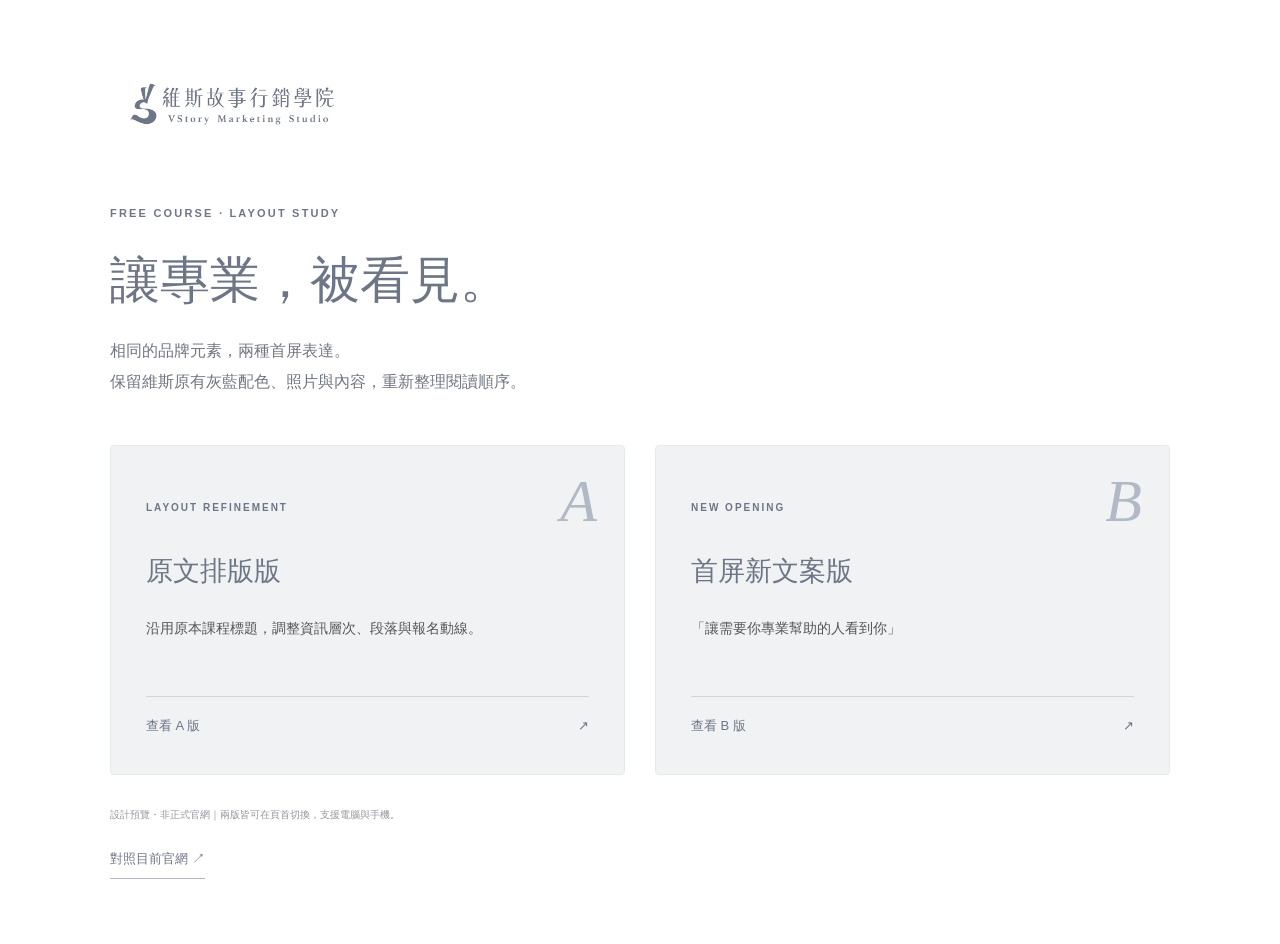
<file: index.html>
<!DOCTYPE html><html lang="zh-Hant"><head><meta charset="utf-8"><meta name="viewport" content="width=device-width,initial-scale=1"><meta name="robots" content="noindex,nofollow"><title>維斯故事｜兩版排版預覽</title><link rel="stylesheet" href="styles.css"></head><body><main class="comparison wrap"><img class="compare-logo" src="assets/logo.png" alt="維斯故事行銷學院" width="260"><p class="eyebrow">FREE COURSE · LAYOUT STUDY</p><h1>讓專業，被看見。</h1><p class="section-intro">相同的品牌元素，兩種首屏表達。<br>保留維斯原有灰藍配色、照片與內容，重新整理閱讀順序。</p><div class="compare-grid"><a class="compare-card" href="version-a/"><span class="compare-letter">A</span><span class="eyebrow">LAYOUT REFINEMENT</span><h2>原文排版版</h2><p>沿用原本課程標題，調整資訊層次、段落與報名動線。</p><strong>查看 A 版 <span>↗</span></strong></a><a class="compare-card" href="version-b/"><span class="compare-letter">B</span><span class="eyebrow">NEW OPENING</span><h2>首屏新文案版</h2><p>「讓需要你專業幫助的人看到你」</p><strong>查看 B 版 <span>↗</span></strong></a></div><p class="preview-note">設計預覽・非正式官網｜兩版皆可在頁首切換，支援電腦與手機。</p><a class="text-link" href="https://vstorybranding.com/free-course/" target="_blank" rel="noopener noreferrer">對照目前官網 ↗</a></main></body></html>
</file>
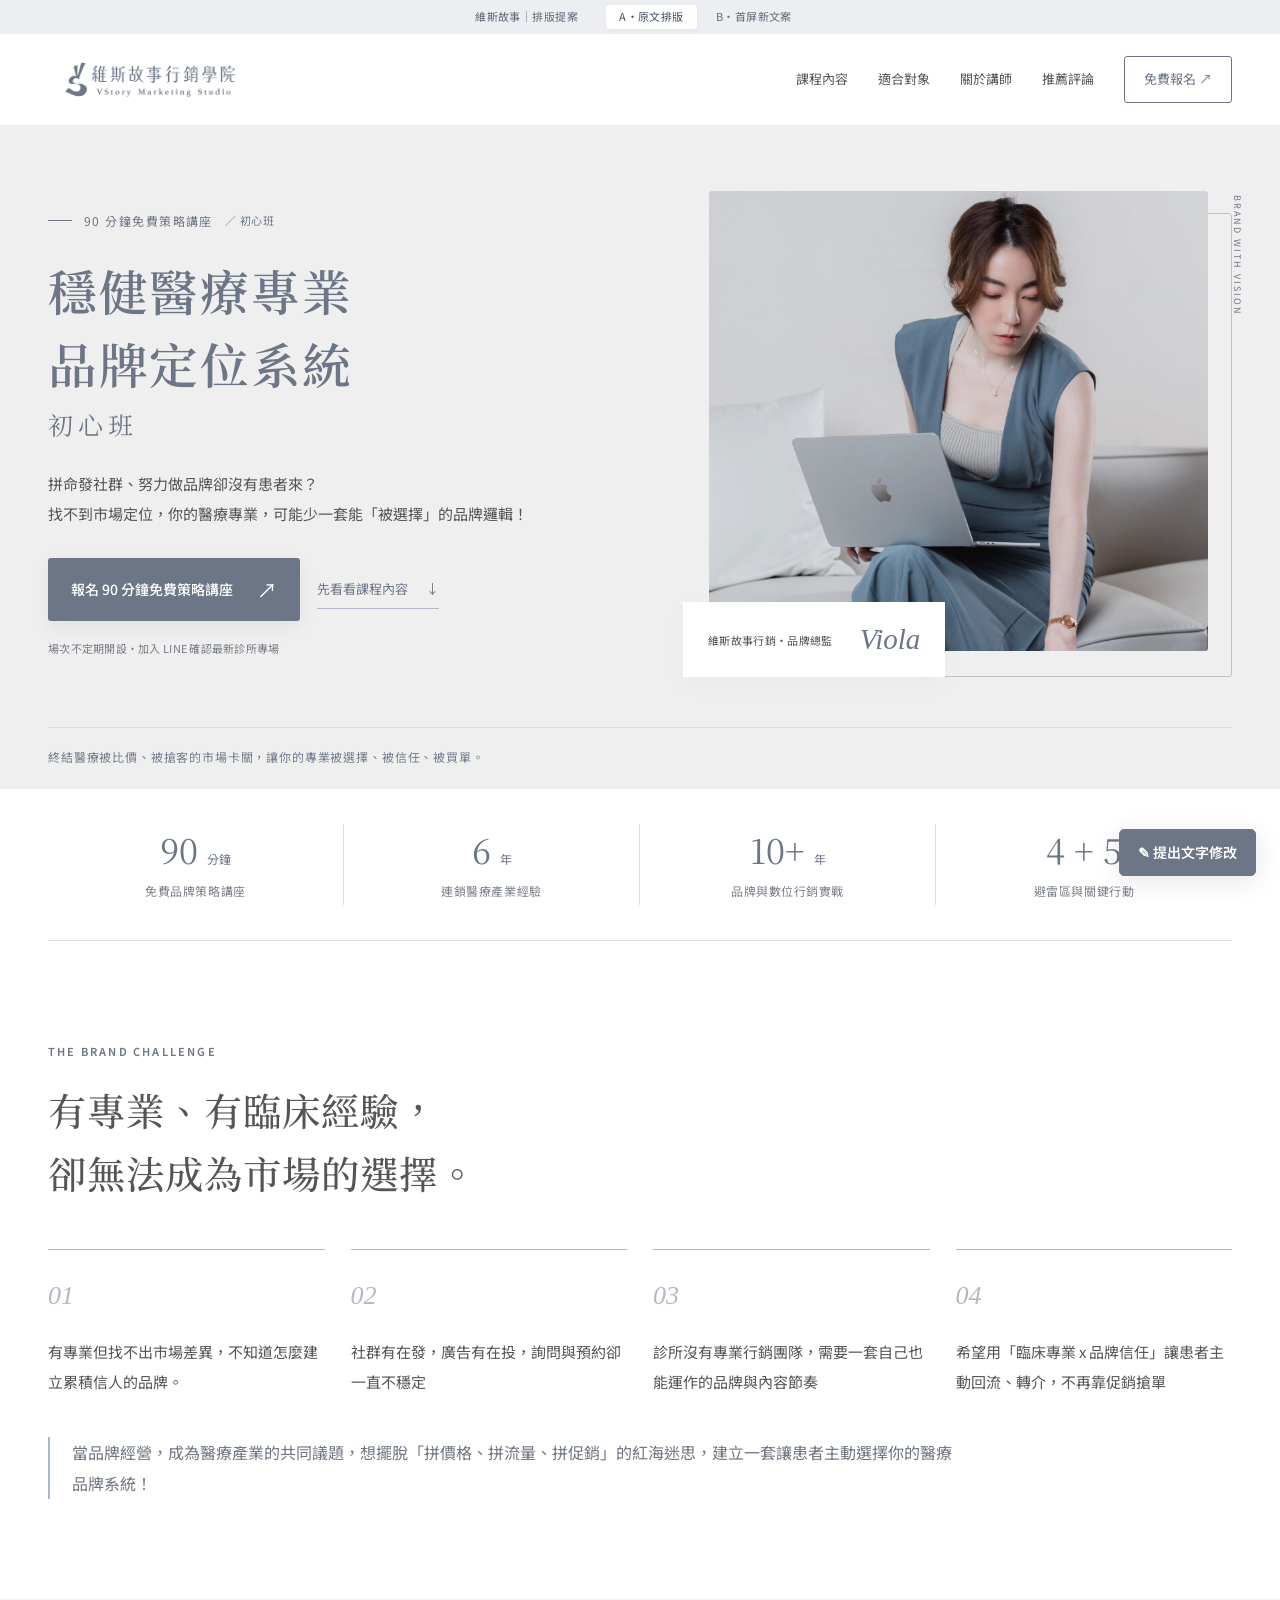
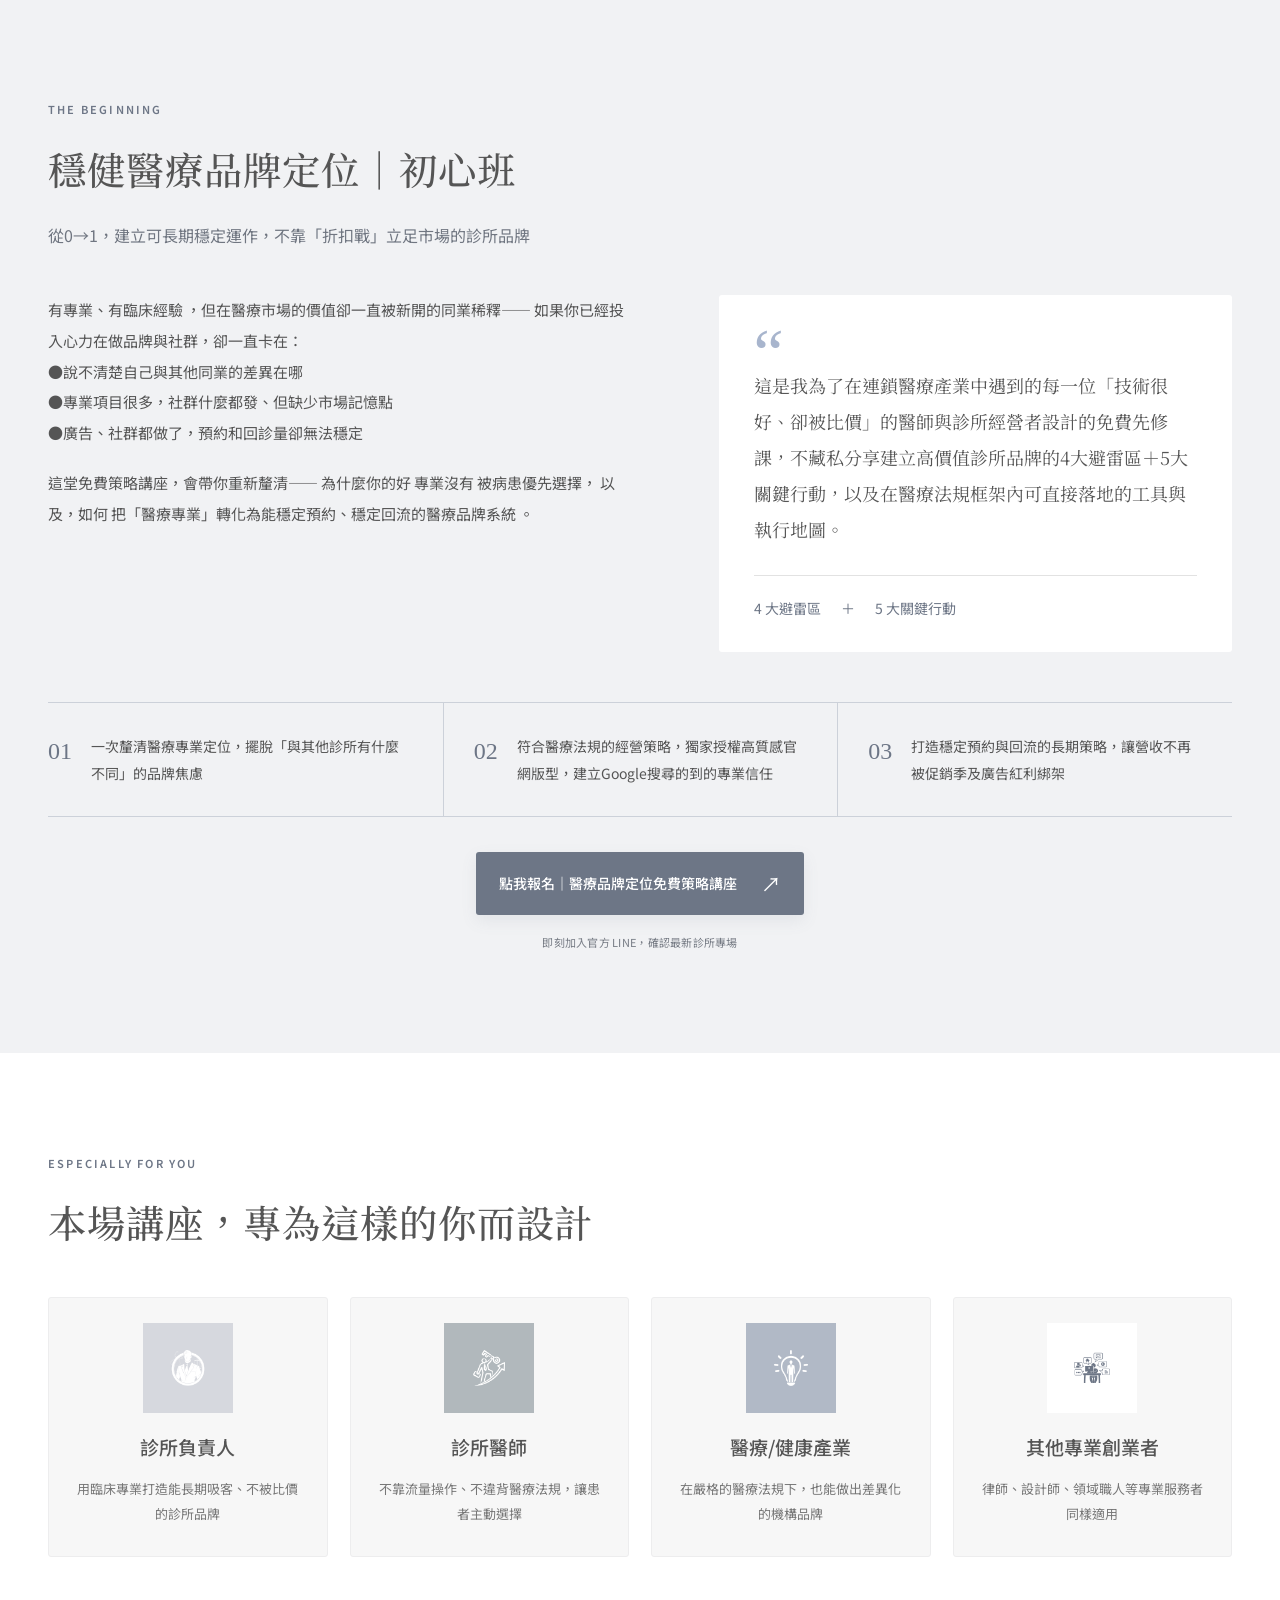
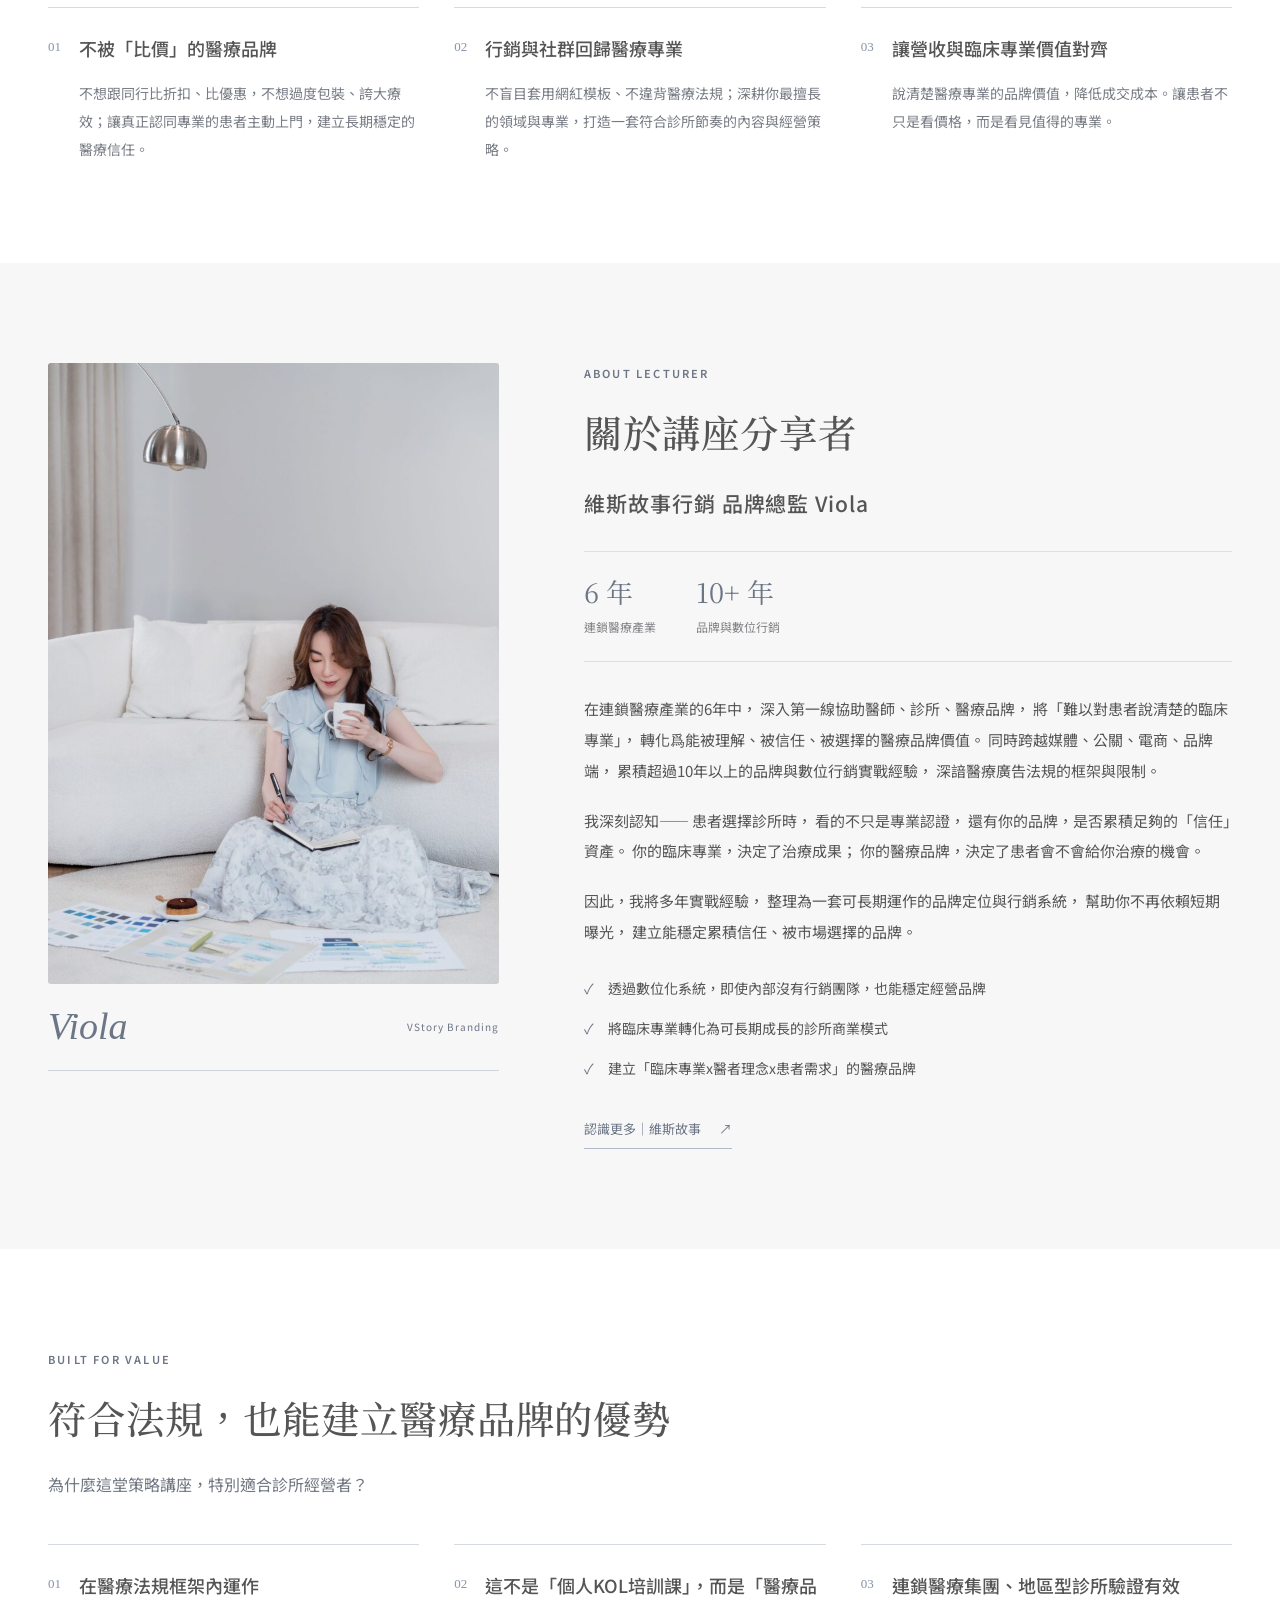
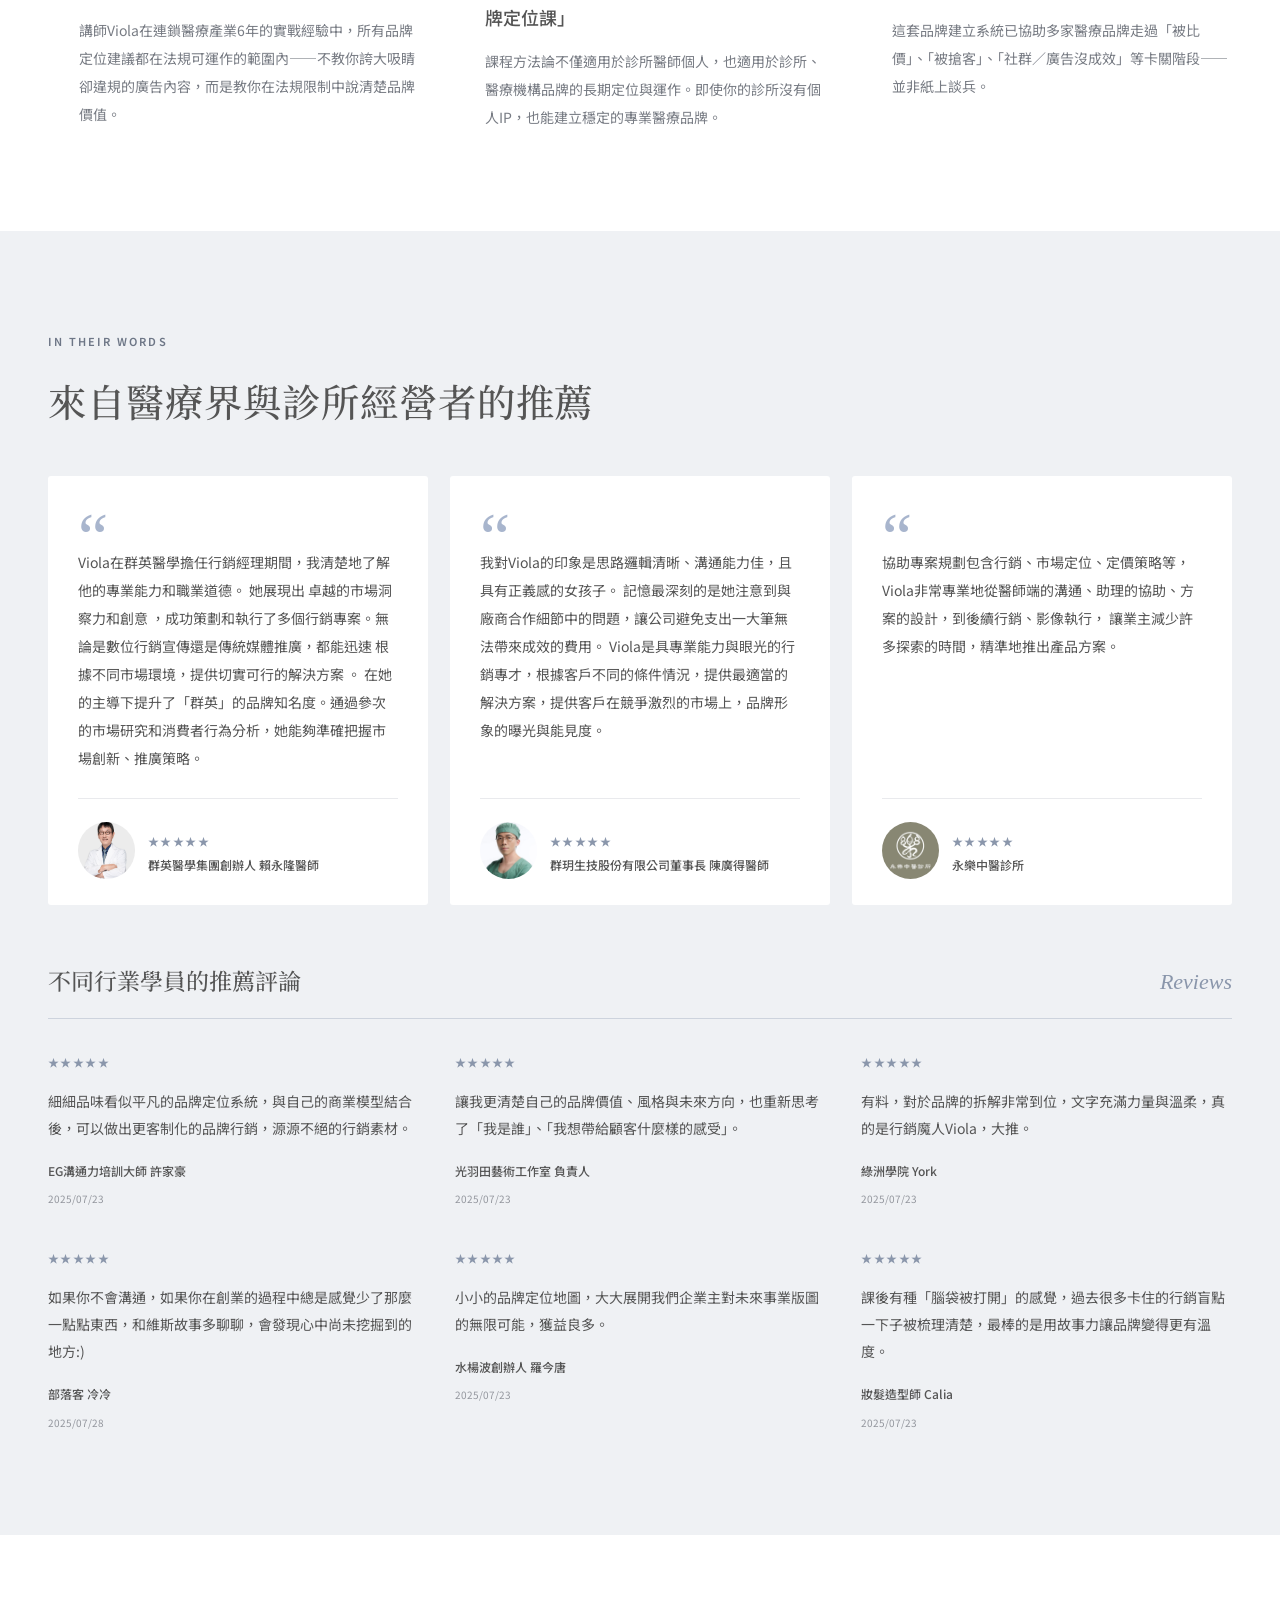
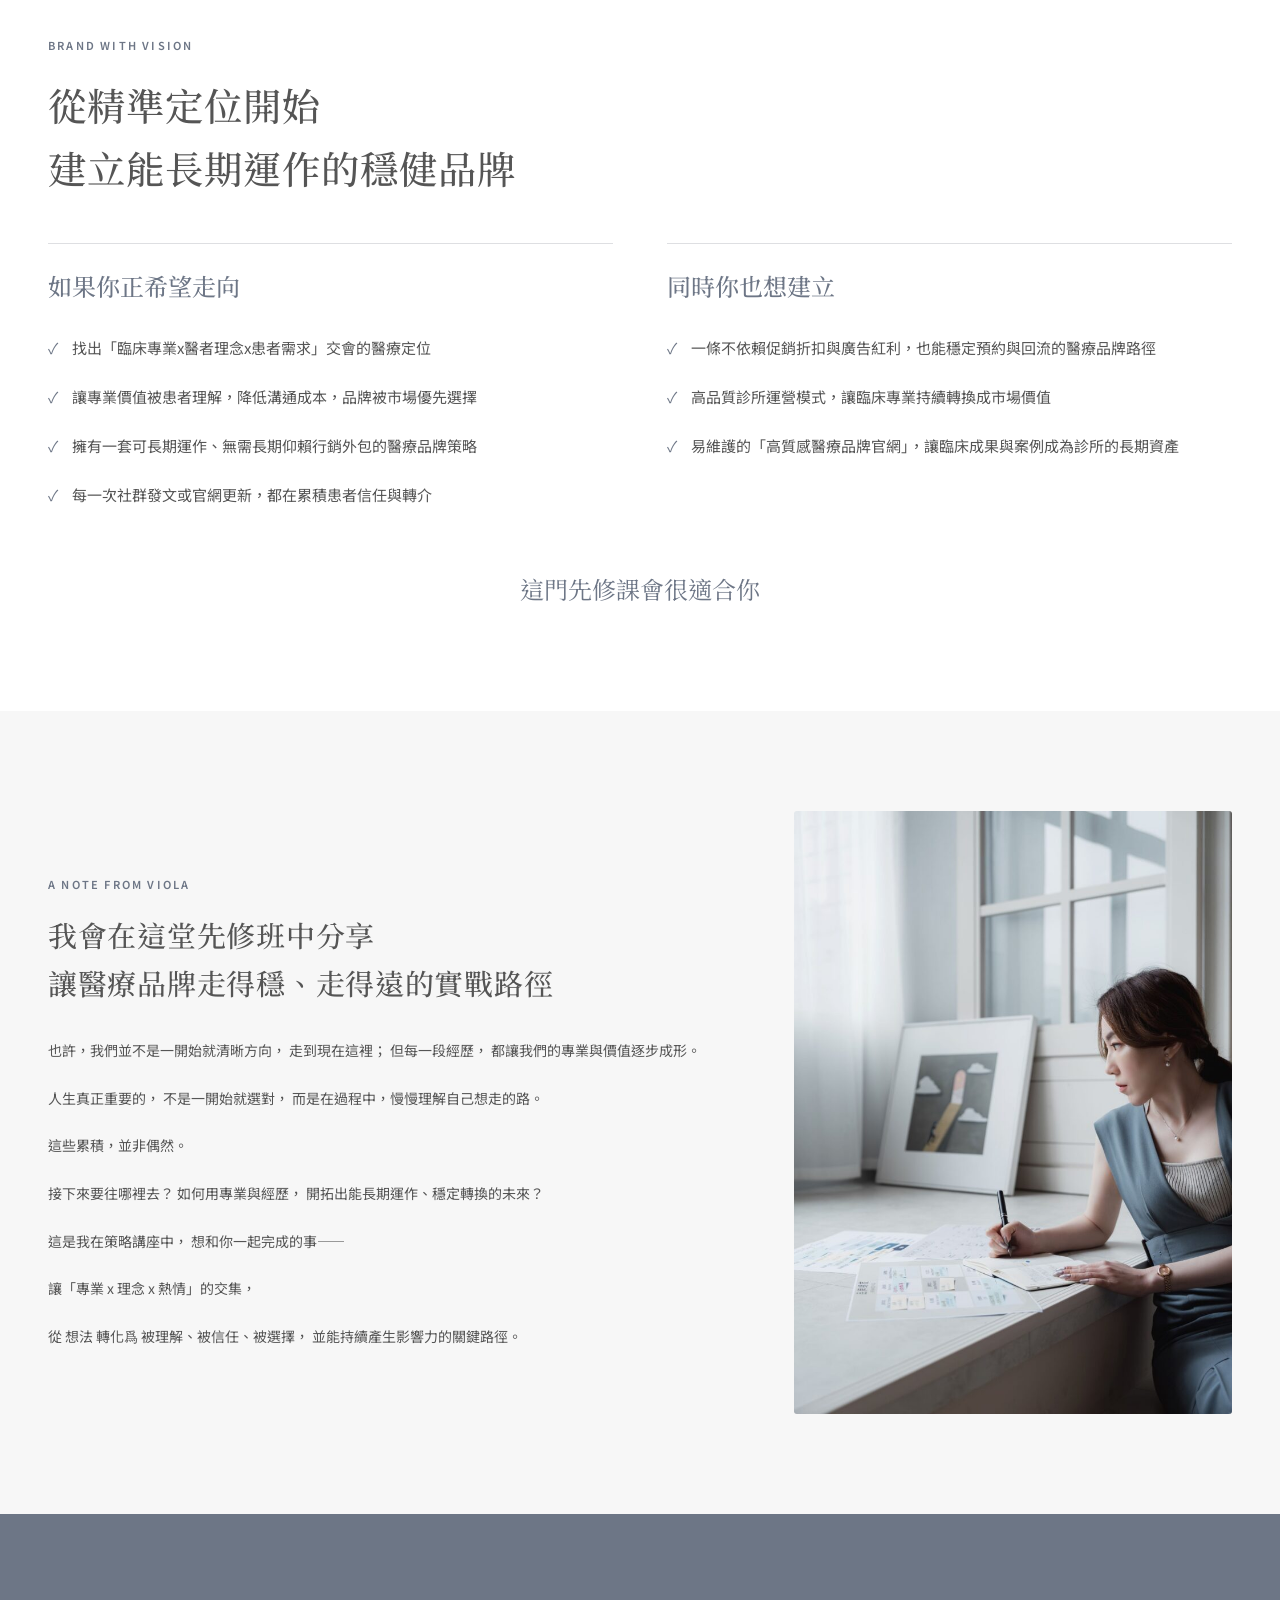
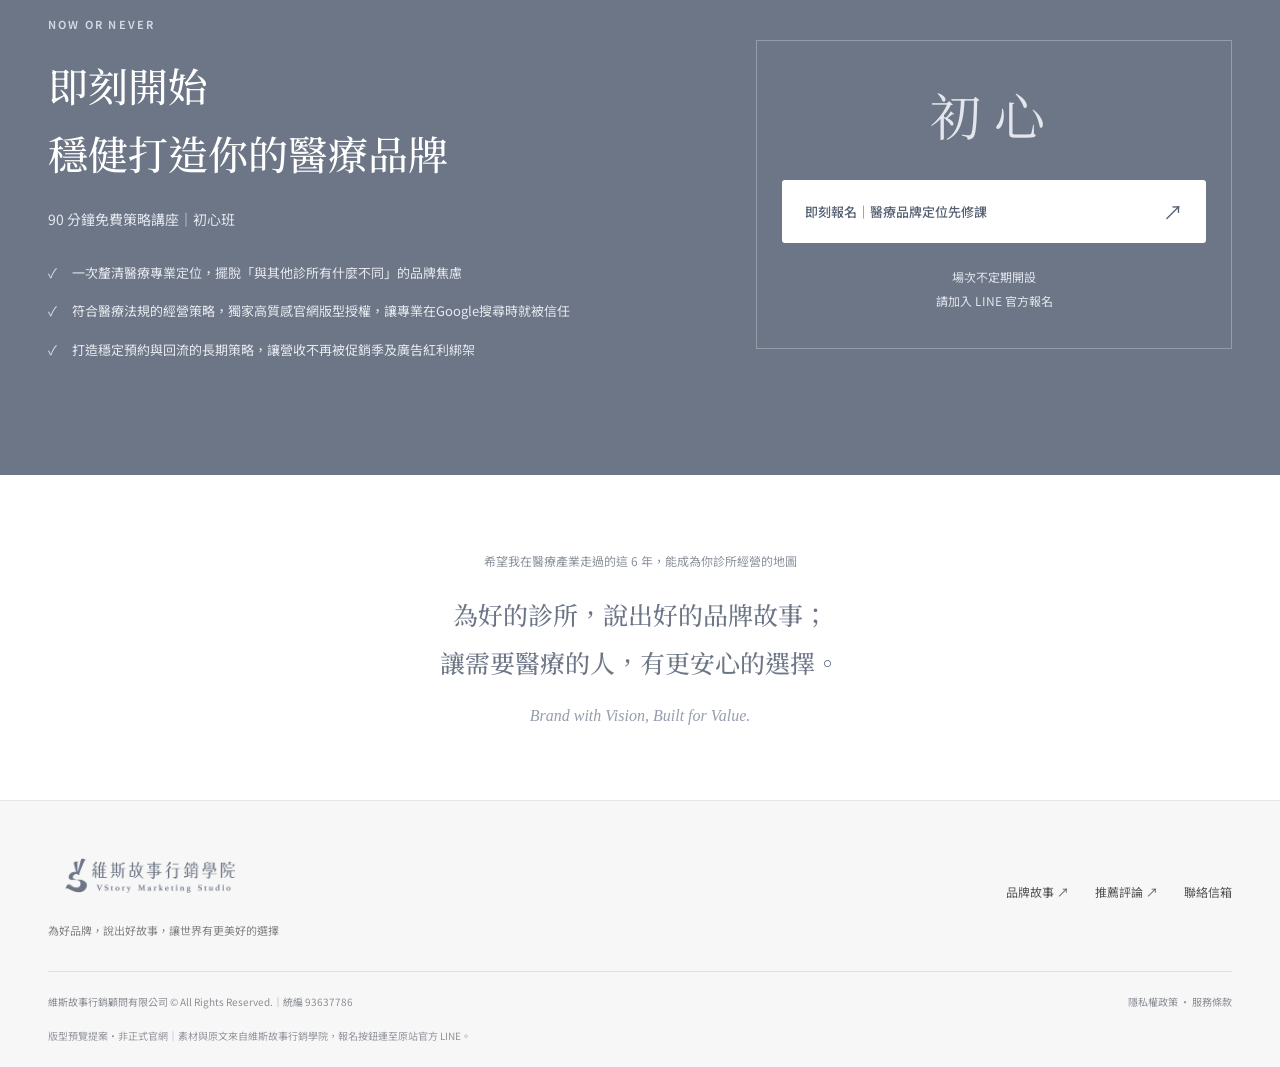
<file: version-a/index.html>
<!DOCTYPE html>

<html lang="zh-Hant"><head><meta charset="utf-8"/><meta content="width=device-width,initial-scale=1" name="viewport"/><meta content="noindex,nofollow" name="robots"/><meta content="維斯故事行銷學院免費先修課排版預覽。" name="description"/><meta content="#6d7686" name="theme-color"/><title>原文排版版｜維斯故事・免費先修課</title><link href="https://fonts.googleapis.com" rel="preconnect"/><link crossorigin="" href="https://fonts.gstatic.com" rel="preconnect"/><link href="https://fonts.googleapis.com/css2?family=Noto+Sans+TC:wght@400;500;600;700&amp;family=Noto+Serif+TC:wght@400;500;600;700&amp;display=swap" rel="stylesheet"/><link href="../styles.css" rel="stylesheet"/><script defer="" src="../script.js"></script><link href="../review.css" rel="stylesheet"/><script defer="" src="../review-core.js"></script><script defer="" src="../review.js"></script></head><body data-version="a"><a class="skip-link" href="#main">跳至主要內容</a>
<div class="preview-bar"><span>維斯故事｜排版提案</span><nav aria-label="預覽版本"><a data-version="a" href="../version-a/">A・原文排版</a><a data-version="b" href="../version-b/">B・首屏新文案</a></nav></div>
<header class="site-header"><div class="wrap header-inner"><a aria-label="維斯故事行銷學院 首頁" class="logo" href="#"><img alt="維斯故事行銷學院" height="68" src="../assets/logo.png" width="215"/></a><button aria-controls="main-nav" aria-expanded="false" aria-label="開啟導覽選單" class="menu-toggle">選單 <span aria-hidden="true">☰</span></button><nav aria-label="主要導覽" class="main-nav" id="main-nav"><a data-copy-id="copy-001" data-copy-label="導覽與頁尾" href="#course">課程內容</a><a data-copy-id="copy-002" data-copy-label="導覽與頁尾" href="#audience">適合對象</a><a data-copy-id="copy-003" data-copy-label="導覽與頁尾" href="#lecturer">關於講師</a><a data-copy-id="copy-004" data-copy-label="導覽與頁尾" href="#reviews">推薦評論</a><a class="nav-cta" data-copy-id="copy-005" data-copy-label="導覽與頁尾" href="#signup">免費報名 <span aria-hidden="true">↗</span></a></nav></div></header><main id="main"><section class="hero hero-a"><div class="wrap hero-grid"><div class="hero-copy"><p class="hero-kicker" data-copy-id="copy-006" data-copy-label="穩健醫療專業 品牌定位系統 初心班">90 分鐘免費策略講座 <span>／ 初心班</span></p><h1 class="hero-title" data-copy-id="copy-007" data-copy-label="穩健醫療專業 品牌定位系統 初心班">穩健醫療專業<br/>品牌定位系統<span class="hero-course">初心班</span></h1><p class="hero-description" data-copy-id="copy-008" data-copy-label="穩健醫療專業 品牌定位系統 初心班">拼命發社群、努力做品牌卻沒有患者來？<br/>找不到市場定位，你的醫療專業，可能少一套能「被選擇」的品牌邏輯！</p><div class="hero-actions"><a class="button button-primary" data-copy-id="copy-009" data-copy-label="穩健醫療專業 品牌定位系統 初心班" href="https://lin.ee/AsQHozu" rel="noopener noreferrer" target="_blank">報名 90 分鐘免費策略講座<span aria-hidden="true">↗</span></a><a class="text-link" data-copy-id="copy-010" data-copy-label="穩健醫療專業 品牌定位系統 初心班" href="#course">先看看課程內容 <span aria-hidden="true">↓</span></a></div><p class="hero-meta" data-copy-id="copy-011" data-copy-label="穩健醫療專業 品牌定位系統 初心班">場次不定期開設・加入 LINE 確認最新診所專場</p></div><figure class="hero-visual"><img alt="Viola 坐在沙發上，以筆記型電腦規劃品牌策略" class="hero-photo" decoding="async" fetchpriority="high" loading="eager" src="../assets/viola-work.jpg"/><figcaption class="photo-caption" data-copy-id="copy-012" data-copy-label="穩健醫療專業 品牌定位系統 初心班"><span>維斯故事行銷・品牌總監</span><strong>Viola</strong></figcaption><span aria-hidden="true" class="hero-note">BRAND WITH VISION</span></figure></div><p class="hero-footnote wrap" data-copy-id="copy-013" data-copy-label="穩健醫療專業 品牌定位系統 初心班">終結醫療被比價、被搶客的市場卡關，讓你的專業被選擇、被信任、被買單。</p></section><div class="facts wrap"><div class="fact"><span class="fact-value" data-copy-id="copy-014" data-copy-label="課程資訊">90 <small>分鐘</small></span><span class="fact-label" data-copy-id="copy-015" data-copy-label="課程資訊">免費品牌策略講座</span></div><div class="fact"><span class="fact-value" data-copy-id="copy-016" data-copy-label="課程資訊">6 <small>年</small></span><span class="fact-label" data-copy-id="copy-017" data-copy-label="課程資訊">連鎖醫療產業經驗</span></div><div class="fact"><span class="fact-value" data-copy-id="copy-018" data-copy-label="課程資訊">10+ <small>年</small></span><span class="fact-label" data-copy-id="copy-019" data-copy-label="課程資訊">品牌與數位行銷實戰</span></div><div class="fact"><span class="fact-value" data-copy-id="copy-020" data-copy-label="課程資訊">4 + 5</span><span class="fact-label" data-copy-id="copy-021" data-copy-label="課程資訊">避雷區與關鍵行動</span></div></div><section class="section pain"><div class="wrap"><div class="section-head"><p class="eyebrow" data-copy-id="copy-022" data-copy-label="有專業、有臨床經驗， 卻無法成為市場的選擇。">THE BRAND CHALLENGE</p><h2 class="section-title" data-copy-id="copy-023" data-copy-label="有專業、有臨床經驗， 卻無法成為市場的選擇。">有專業、有臨床經驗，<br/>卻無法成為市場的選擇。</h2></div><div class="pain-grid"><article class="pain-card"><span class="card-index">01</span><p data-copy-id="copy-024" data-copy-label="有專業、有臨床經驗， 卻無法成為市場的選擇。">有專業但找不出市場差異，不知道怎麼建立累積信人的品牌。</p></article><article class="pain-card"><span class="card-index">02</span><p data-copy-id="copy-025" data-copy-label="有專業、有臨床經驗， 卻無法成為市場的選擇。">社群有在發，廣告有在投，詢問與預約卻一直不穩定</p></article><article class="pain-card"><span class="card-index">03</span><p data-copy-id="copy-026" data-copy-label="有專業、有臨床經驗， 卻無法成為市場的選擇。">診所沒有專業行銷團隊，需要一套自己也能運作的品牌與內容節奏</p></article><article class="pain-card"><span class="card-index">04</span><p data-copy-id="copy-027" data-copy-label="有專業、有臨床經驗， 卻無法成為市場的選擇。">希望用「臨床專業 x 品牌信任」讓患者主動回流、轉介，不再靠促銷搶單</p></article></div><p class="section-intro closing-copy" data-copy-id="copy-028" data-copy-label="有專業、有臨床經驗， 卻無法成為市場的選擇。">當品牌經營，成為醫療產業的共同議題，想擺脫「拼價格、拼流量、拼促銷」的紅海迷思，建立一套讓患者主動選擇你的醫療品牌系統！</p></div></section><section class="section course" id="course"><div class="wrap"><div class="section-head"><p class="eyebrow" data-copy-id="copy-029" data-copy-label="穩健醫療品牌定位｜初心班">THE BEGINNING</p><h2 class="section-title" data-copy-id="copy-030" data-copy-label="穩健醫療品牌定位｜初心班">穩健醫療品牌定位｜初心班</h2><p class="section-intro" data-copy-id="copy-031" data-copy-label="穩健醫療品牌定位｜初心班">從0→1，建立可長期穩定運作，不靠「折扣戰」立足市場的診所品牌</p></div><div class="intro-grid"><div class="intro-copy prose"><p data-copy-id="copy-032" data-copy-label="穩健醫療品牌定位｜初心班">有專業、有臨床經驗 ，但在醫療市場的價值卻一直被新開的同業稀釋—— 如果你已經投入心力在做品牌與社群，卻一直卡在：<br/>●說不清楚自己與其他同業的差異在哪 <br/>●專業項目很多，社群什麼都發、但缺少市場記憶點<br/>●廣告、社群都做了，預約和回診量卻無法穩定</p><p data-copy-id="copy-033" data-copy-label="穩健醫療品牌定位｜初心班">這堂免費策略講座，會帶你重新釐清—— 為什麼你的好 專業沒有 被病患優先選擇， 以及，如何 把「醫療專業」轉化為能穩定預約、穩定回流的醫療品牌系統 。</p></div><div class="course-note"><span aria-hidden="true" class="quote-mark">“</span><p data-copy-id="copy-034" data-copy-label="穩健醫療品牌定位｜初心班">這是我為了在連鎖醫療產業中遇到的每一位「技術很好、卻被比價」的醫師與診所經營者設計的免費先修課，不藏私分享建立高價值診所品牌的4大避雷區＋5大關鍵行動，以及在醫療法規框架內可直接落地的工具與執行地圖。</p><div class="course-outline"><span data-copy-id="copy-035" data-copy-label="穩健醫療品牌定位｜初心班">4 大避雷區</span><span aria-hidden="true">＋</span><span data-copy-id="copy-036" data-copy-label="穩健醫療品牌定位｜初心班">5 大關鍵行動</span></div></div></div><div class="outcome-grid"><article class="outcome-card"><span class="outcome-number">01</span><p data-copy-id="copy-037" data-copy-label="穩健醫療品牌定位｜初心班">一次釐清醫療專業定位，擺脫「與其他診所有什麼不同」的品牌焦慮</p></article><article class="outcome-card"><span class="outcome-number">02</span><p data-copy-id="copy-038" data-copy-label="穩健醫療品牌定位｜初心班">符合醫療法規的經營策略，獨家授權高質感官網版型，建立Google搜尋的到的專業信任</p></article><article class="outcome-card"><span class="outcome-number">03</span><p data-copy-id="copy-039" data-copy-label="穩健醫療品牌定位｜初心班">打造穩定預約與回流的長期策略，讓營收不再被促銷季及廣告紅利綁架</p></article></div><div class="section-action"><a class="button button-primary" data-copy-id="copy-040" data-copy-label="穩健醫療品牌定位｜初心班" href="https://lin.ee/AsQHozu" rel="noopener noreferrer" target="_blank">點我報名｜醫療品牌定位免費策略講座<span aria-hidden="true">↗</span></a><p class="hero-meta" data-copy-id="copy-041" data-copy-label="穩健醫療品牌定位｜初心班">即刻加入官方 LINE，確認最新診所專場</p></div></div></section><section class="section audience" id="audience"><div class="wrap"><div class="section-head"><p class="eyebrow" data-copy-id="copy-042" data-copy-label="本場講座，專為這樣的你而設計">ESPECIALLY FOR YOU</p><h2 class="section-title" data-copy-id="copy-043" data-copy-label="本場講座，專為這樣的你而設計">本場講座，專為這樣的你而設計</h2></div><div class="audience-grid"><article class="audience-card"><img alt="診所負責人插畫" class="" decoding="async" loading="lazy" src="../assets/audience-1.png"/><h3 data-copy-id="copy-044" data-copy-label="本場講座，專為這樣的你而設計">診所負責人</h3><p data-copy-id="copy-045" data-copy-label="本場講座，專為這樣的你而設計">用臨床專業打造能長期吸客、不被比價的診所品牌</p></article><article class="audience-card"><img alt="診所醫師插畫" class="" decoding="async" loading="lazy" src="../assets/audience-2.png"/><h3 data-copy-id="copy-046" data-copy-label="本場講座，專為這樣的你而設計">診所醫師</h3><p data-copy-id="copy-047" data-copy-label="本場講座，專為這樣的你而設計">不靠流量操作、不違背醫療法規，讓患者主動選擇</p></article><article class="audience-card"><img alt="醫療/健康產業插畫" class="" decoding="async" loading="lazy" src="../assets/audience-3.png"/><h3 data-copy-id="copy-048" data-copy-label="本場講座，專為這樣的你而設計">醫療/健康產業</h3><p data-copy-id="copy-049" data-copy-label="本場講座，專為這樣的你而設計">在嚴格的醫療法規下，也能做出差異化的機構品牌</p></article><article class="audience-card"><img alt="其他專業創業者插畫" class="" decoding="async" loading="lazy" src="../assets/audience-4.png"/><h3 data-copy-id="copy-050" data-copy-label="本場講座，專為這樣的你而設計">其他專業創業者</h3><p data-copy-id="copy-051" data-copy-label="本場講座，專為這樣的你而設計">律師、設計師、領域職人等專業服務者同樣適用</p></article></div><div class="feature-list"><article class="feature-item"><span class="feature-number">01</span><div><h3 data-copy-id="copy-052" data-copy-label="本場講座，專為這樣的你而設計">不被「比價」的醫療品牌</h3><p data-copy-id="copy-053" data-copy-label="本場講座，專為這樣的你而設計">不想跟同行比折扣、比優惠，不想過度包裝、誇大療效；讓真正認同專業的患者主動上門，建立長期穩定的醫療信任。</p></div></article><article class="feature-item"><span class="feature-number">02</span><div><h3 data-copy-id="copy-054" data-copy-label="本場講座，專為這樣的你而設計">行銷與社群回歸醫療專業</h3><p data-copy-id="copy-055" data-copy-label="本場講座，專為這樣的你而設計">不盲目套用網紅模板、不違背醫療法規；深耕你最擅長的領域與專業，打造一套符合診所節奏的內容與經營策略。</p></div></article><article class="feature-item"><span class="feature-number">03</span><div><h3 data-copy-id="copy-056" data-copy-label="本場講座，專為這樣的你而設計">讓營收與臨床專業價值對齊</h3><p data-copy-id="copy-057" data-copy-label="本場講座，專為這樣的你而設計">說清楚醫療專業的品牌價值，降低成交成本。讓患者不只是看價格，而是看見值得的專業。</p></div></article></div></div></section><section class="section lecturer" id="lecturer"><div class="wrap lecturer-grid"><figure class="lecturer-visual"><img alt="Viola 品牌總監原站形象照" class="" decoding="async" loading="lazy" src="../assets/viola-portrait.jpg"/><figcaption class="signature" data-copy-id="copy-058" data-copy-label="關於講座分享者 維斯故事行銷 品牌總監 Viola">Viola <span>VStory Branding</span></figcaption></figure><div class="lecturer-copy"><div class="section-head"><p class="eyebrow" data-copy-id="copy-059" data-copy-label="關於講座分享者 維斯故事行銷 品牌總監 Viola">ABOUT LECTURER</p><h2 class="section-title" data-copy-id="copy-060" data-copy-label="關於講座分享者 維斯故事行銷 品牌總監 Viola">關於講座分享者<br/><span class="lecturer-name">維斯故事行銷 品牌總監 Viola</span></h2></div><div class="credentials"><div class="credential"><strong data-copy-id="copy-061" data-copy-label="關於講座分享者 維斯故事行銷 品牌總監 Viola">6 年</strong><span data-copy-id="copy-062" data-copy-label="關於講座分享者 維斯故事行銷 品牌總監 Viola">連鎖醫療產業</span></div><div class="credential"><strong data-copy-id="copy-063" data-copy-label="關於講座分享者 維斯故事行銷 品牌總監 Viola">10+ 年</strong><span data-copy-id="copy-064" data-copy-label="關於講座分享者 維斯故事行銷 品牌總監 Viola">品牌與數位行銷</span></div></div><div class="prose"><p data-copy-id="copy-065" data-copy-label="關於講座分享者 維斯故事行銷 品牌總監 Viola">在連鎖醫療產業的6年中， 深入第一線協助醫師、診所、醫療品牌， 將「難以對患者說清楚的臨床專業」， 轉化爲能被理解、被信任、被選擇的醫療品牌價值。 同時跨越媒體、公關、電商、品牌端， 累積超過10年以上的品牌與數位行銷實戰經驗， 深諳醫療廣告法規的框架與限制。</p><p data-copy-id="copy-066" data-copy-label="關於講座分享者 維斯故事行銷 品牌總監 Viola">我深刻認知—— 患者選擇診所時， 看的不只是專業認證， 還有你的品牌，是否累積足夠的「信任」資產。 你的臨床專業，決定了治療成果； 你的醫療品牌，決定了患者會不會給你治療的機會。</p><p data-copy-id="copy-067" data-copy-label="關於講座分享者 維斯故事行銷 品牌總監 Viola">因此，我將多年實戰經驗， 整理為一套可長期運作的品牌定位與行銷系統， 幫助你不再依賴短期曝光， 建立能穩定累積信任、被市場選擇的品牌。</p></div><ul class="check-list"><li data-copy-id="copy-068" data-copy-label="關於講座分享者 維斯故事行銷 品牌總監 Viola">透過數位化系統，即使內部沒有行銷團隊，也能穩定經營品牌</li><li data-copy-id="copy-069" data-copy-label="關於講座分享者 維斯故事行銷 品牌總監 Viola">將臨床專業轉化為可長期成長的診所商業模式</li><li data-copy-id="copy-070" data-copy-label="關於講座分享者 維斯故事行銷 品牌總監 Viola">建立「臨床專業x醫者理念x患者需求」的醫療品牌</li></ul><a class="text-link" data-copy-id="copy-071" data-copy-label="關於講座分享者 維斯故事行銷 品牌總監 Viola" href="https://vstorybranding.com/story/" rel="noopener noreferrer" target="_blank">認識更多｜維斯故事 <span aria-hidden="true">↗</span></a></div></div></section><section class="section framework"><div class="wrap"><div class="section-head"><p class="eyebrow" data-copy-id="copy-072" data-copy-label="符合法規，也能建立醫療品牌的優勢">BUILT FOR VALUE</p><h2 class="section-title" data-copy-id="copy-073" data-copy-label="符合法規，也能建立醫療品牌的優勢">符合法規，也能建立醫療品牌的優勢</h2><p class="section-intro" data-copy-id="copy-074" data-copy-label="符合法規，也能建立醫療品牌的優勢">為什麼這堂策略講座，特別適合診所經營者？</p></div><div class="feature-list"><article class="feature-item"><span class="feature-number">01</span><div><h3 data-copy-id="copy-075" data-copy-label="符合法規，也能建立醫療品牌的優勢">在醫療法規框架內運作</h3><p data-copy-id="copy-076" data-copy-label="符合法規，也能建立醫療品牌的優勢">講師Viola在連鎖醫療產業6年的實戰經驗中，所有品牌定位建議都在法規可運作的範圍內——不教你誇大吸睛卻違規的廣告內容，而是教你在法規限制中說清楚品牌價值。</p></div></article><article class="feature-item"><span class="feature-number">02</span><div><h3 data-copy-id="copy-077" data-copy-label="符合法規，也能建立醫療品牌的優勢">這不是「個人KOL培訓課」，而是「醫療品牌定位課」</h3><p data-copy-id="copy-078" data-copy-label="符合法規，也能建立醫療品牌的優勢">課程方法論不僅適用於診所醫師個人，也適用於診所、醫療機構品牌的長期定位與運作。即使你的診所沒有個人IP，也能建立穩定的專業醫療品牌。</p></div></article><article class="feature-item"><span class="feature-number">03</span><div><h3 data-copy-id="copy-079" data-copy-label="符合法規，也能建立醫療品牌的優勢">連鎖醫療集團、地區型診所驗證有效</h3><p data-copy-id="copy-080" data-copy-label="符合法規，也能建立醫療品牌的優勢">這套品牌建立系統已協助多家醫療品牌走過「被比價」、「被搶客」、「社群／廣告沒成效」等卡關階段——並非紙上談兵。</p></div></article></div></div></section><section class="section reviews" id="reviews"><div class="wrap"><div class="section-head"><p class="eyebrow" data-copy-id="copy-081" data-copy-label="來自醫療界與診所經營者的推薦">IN THEIR WORDS</p><h2 class="section-title" data-copy-id="copy-082" data-copy-label="來自醫療界與診所經營者的推薦">來自醫療界與診所經營者的推薦</h2></div><div class="review-grid"><article class="review-card"><span aria-hidden="true" class="quote-mark">“</span><div class="prose"><p data-copy-id="copy-083" data-copy-label="來自醫療界與診所經營者的推薦">Viola在群英醫學擔任行銷經理期間，我清楚地了解他的專業能力和職業道德。 她展現出 卓越的市場洞察力和創意 ，成功策劃和執行了多個行銷專案。無論是數位行銷宣傳還是傳統媒體推廣，都能迅速 根據不同市場環境，提供切實可行的解決方案 。 在她的主導下提升了「群英」的品牌知名度。通過參次的市場研究和消費者行為分析，她能夠準確把握市場創新、推廣策略。</p></div><div class="review-person"><img alt="群英醫學集團創辦人 賴永隆醫師" class="" decoding="async" loading="lazy" src="../assets/review-lai.png"/><div><span aria-label="5 星評價" class="stars">★★★★★</span><h3 data-copy-id="copy-084" data-copy-label="來自醫療界與診所經營者的推薦">群英醫學集團創辦人 賴永隆醫師</h3></div></div></article><article class="review-card"><span aria-hidden="true" class="quote-mark">“</span><div class="prose"><p data-copy-id="copy-085" data-copy-label="來自醫療界與診所經營者的推薦">我對Viola的印象是思路邏輯清晰、溝通能力佳，且具有正義感的女孩子。
記憶最深刻的是她注意到與廠商合作細節中的問題，讓公司避免支出一大筆無法帶來成效的費用。
Viola是具專業能力與眼光的行銷專才，根據客戶不同的條件情況，提供最適當的解決方案，提供客戶在競爭激烈的市場上，品牌形象的曝光與能見度。</p></div><div class="review-person"><img alt="群玥生技股份有限公司董事長 陳廣得醫師" class="" decoding="async" loading="lazy" src="../assets/review-chen.jpg"/><div><span aria-label="5 星評價" class="stars">★★★★★</span><h3 data-copy-id="copy-086" data-copy-label="來自醫療界與診所經營者的推薦">群玥生技股份有限公司董事長 陳廣得醫師</h3></div></div></article><article class="review-card"><span aria-hidden="true" class="quote-mark">“</span><div class="prose"><p data-copy-id="copy-087" data-copy-label="來自醫療界與診所經營者的推薦">協助專案規劃包含行銷、市場定位、定價策略等，Viola非常專業地從醫師端的溝通、助理的協助、方案的設計，到後續行銷、影像執行， 讓業主減少許多探索的時間，精準地推出產品方案。</p></div><div class="review-person"><img alt="永樂中醫診所" class="" decoding="async" loading="lazy" src="../assets/review-yongle.jpg"/><div><span aria-label="5 星評價" class="stars">★★★★★</span><h3 data-copy-id="copy-088" data-copy-label="來自醫療界與診所經營者的推薦">永樂中醫診所</h3></div></div></article></div><div class="student-heading"><h3 data-copy-id="copy-089" data-copy-label="來自醫療界與診所經營者的推薦">不同行業學員的推薦評論</h3><span>Reviews</span></div><div class="student-grid"><article class="student-review"><span aria-label="5 星評價" class="stars">★★★★★</span><p data-copy-id="copy-090" data-copy-label="來自醫療界與診所經營者的推薦">細細品味看似平凡的品牌定位系統，與自己的商業模型結合後，可以做出更客制化的品牌行銷，源源不絕的行銷素材。</p><h4 data-copy-id="copy-091" data-copy-label="來自醫療界與診所經營者的推薦">EG溝通力培訓大師 許家豪</h4><time data-copy-id="copy-092" data-copy-label="來自醫療界與診所經營者的推薦" datetime="2025-07-23">2025/07/23</time></article><article class="student-review"><span aria-label="5 星評價" class="stars">★★★★★</span><p data-copy-id="copy-093" data-copy-label="來自醫療界與診所經營者的推薦">讓我更清楚自己的品牌價值、風格與未來方向，也重新思考了「我是誰」、「我想帶給顧客什麼樣的感受」。</p><h4 data-copy-id="copy-094" data-copy-label="來自醫療界與診所經營者的推薦">光羽田藝術工作室 負責人</h4><time data-copy-id="copy-095" data-copy-label="來自醫療界與診所經營者的推薦" datetime="2025-07-23">2025/07/23</time></article><article class="student-review"><span aria-label="5 星評價" class="stars">★★★★★</span><p data-copy-id="copy-096" data-copy-label="來自醫療界與診所經營者的推薦">有料，對於品牌的拆解非常到位，文字充滿力量與溫柔，真的是行銷魔人Viola，大推。</p><h4 data-copy-id="copy-097" data-copy-label="來自醫療界與診所經營者的推薦">綠洲學院 York</h4><time data-copy-id="copy-098" data-copy-label="來自醫療界與診所經營者的推薦" datetime="2025-07-23">2025/07/23</time></article><article class="student-review"><span aria-label="5 星評價" class="stars">★★★★★</span><p data-copy-id="copy-099" data-copy-label="來自醫療界與診所經營者的推薦">如果你不會溝通，如果你在創業的過程中總是感覺少了那麼一點點東西，和維斯故事多聊聊，會發現心中尚未挖掘到的地方:)</p><h4 data-copy-id="copy-100" data-copy-label="來自醫療界與診所經營者的推薦">部落客 冷冷</h4><time data-copy-id="copy-101" data-copy-label="來自醫療界與診所經營者的推薦" datetime="2025-07-28">2025/07/28</time></article><article class="student-review"><span aria-label="5 星評價" class="stars">★★★★★</span><p data-copy-id="copy-102" data-copy-label="來自醫療界與診所經營者的推薦">小小的品牌定位地圖，大大展開我們企業主對未來事業版圖的無限可能，獲益良多。</p><h4 data-copy-id="copy-103" data-copy-label="來自醫療界與診所經營者的推薦">水楊波創辦人 羅今唐</h4><time data-copy-id="copy-104" data-copy-label="來自醫療界與診所經營者的推薦" datetime="2025-07-23">2025/07/23</time></article><article class="student-review"><span aria-label="5 星評價" class="stars">★★★★★</span><p data-copy-id="copy-105" data-copy-label="來自醫療界與診所經營者的推薦">課後有種「腦袋被打開」的感覺，過去很多卡住的行銷盲點一下子被梳理清楚，最棒的是用故事力讓品牌變得更有溫度。</p><h4 data-copy-id="copy-106" data-copy-label="來自醫療界與診所經營者的推薦">妝髮造型師 Calia</h4><time data-copy-id="copy-107" data-copy-label="來自醫療界與診所經營者的推薦" datetime="2025-07-23">2025/07/23</time></article></div></div></section><section class="section vision"><div class="wrap"><div class="section-head"><p class="eyebrow" data-copy-id="copy-108" data-copy-label="從精準定位開始 建立能長期運作的穩健品牌">BRAND WITH VISION</p><h2 class="section-title" data-copy-id="copy-109" data-copy-label="從精準定位開始 建立能長期運作的穩健品牌">從精準定位開始<br/>建立能長期運作的穩健品牌</h2></div><div class="vision-grid"><article class="vision-card"><h3 data-copy-id="copy-110" data-copy-label="從精準定位開始 建立能長期運作的穩健品牌">如果你正希望走向</h3><ul class="check-list"><li data-copy-id="copy-111" data-copy-label="從精準定位開始 建立能長期運作的穩健品牌">找出「臨床專業x醫者理念x患者需求」交會的醫療定位</li><li data-copy-id="copy-112" data-copy-label="從精準定位開始 建立能長期運作的穩健品牌">讓專業價值被患者理解，降低溝通成本，品牌被市場優先選擇</li><li data-copy-id="copy-113" data-copy-label="從精準定位開始 建立能長期運作的穩健品牌">擁有一套可長期運作、無需長期仰賴行銷外包的醫療品牌策略</li><li data-copy-id="copy-114" data-copy-label="從精準定位開始 建立能長期運作的穩健品牌">每一次社群發文或官網更新，都在累積患者信任與轉介</li></ul></article><article class="vision-card"><h3 data-copy-id="copy-115" data-copy-label="從精準定位開始 建立能長期運作的穩健品牌">同時你也想建立</h3><ul class="check-list"><li data-copy-id="copy-116" data-copy-label="從精準定位開始 建立能長期運作的穩健品牌">一條不依賴促銷折扣與廣告紅利，也能穩定預約與回流的醫療品牌路徑</li><li data-copy-id="copy-117" data-copy-label="從精準定位開始 建立能長期運作的穩健品牌">高品質診所運營模式，讓臨床專業持續轉換成市場價值</li><li data-copy-id="copy-118" data-copy-label="從精準定位開始 建立能長期運作的穩健品牌">易維護的「高質感醫療品牌官網」，讓臨床成果與案例成為診所的長期資產</li></ul></article></div><p class="vision-end" data-copy-id="copy-119" data-copy-label="從精準定位開始 建立能長期運作的穩健品牌">這門先修課會很適合你</p></div></section><section class="section story"><div class="wrap story-grid"><div class="story-copy"><div class="section-head"><p class="eyebrow" data-copy-id="copy-120" data-copy-label="我會在這堂先修班中分享 讓醫療品牌走得穩、走得遠的實戰路徑">A NOTE FROM VIOLA</p><h2 class="section-title" data-copy-id="copy-121" data-copy-label="我會在這堂先修班中分享 讓醫療品牌走得穩、走得遠的實戰路徑">我會在這堂先修班中分享<br/>讓醫療品牌走得穩、走得遠的實戰路徑</h2></div><div class="prose"><p data-copy-id="copy-122" data-copy-label="我會在這堂先修班中分享 讓醫療品牌走得穩、走得遠的實戰路徑">也許，我們並不是一開始就清晰方向， 走到現在這裡； 但每一段經歷， 都讓我們的專業與價值逐步成形。</p><p data-copy-id="copy-123" data-copy-label="我會在這堂先修班中分享 讓醫療品牌走得穩、走得遠的實戰路徑">人生真正重要的， 不是一開始就選對， 而是在過程中，慢慢理解自己想走的路。</p><p data-copy-id="copy-124" data-copy-label="我會在這堂先修班中分享 讓醫療品牌走得穩、走得遠的實戰路徑">這些累積，並非偶然。</p><p data-copy-id="copy-125" data-copy-label="我會在這堂先修班中分享 讓醫療品牌走得穩、走得遠的實戰路徑">接下來要往哪裡去？ 如何用專業與經歷， 開拓出能長期運作、穩定轉換的未來？</p><p data-copy-id="copy-126" data-copy-label="我會在這堂先修班中分享 讓醫療品牌走得穩、走得遠的實戰路徑">這是我在策略講座中， 想和你一起完成的事——</p><p data-copy-id="copy-127" data-copy-label="我會在這堂先修班中分享 讓醫療品牌走得穩、走得遠的實戰路徑">讓「專業 x 理念 x 熱情」的交集，</p><p data-copy-id="copy-128" data-copy-label="我會在這堂先修班中分享 讓醫療品牌走得穩、走得遠的實戰路徑">從 想法 轉化爲 被理解、被信任、被選擇， 並能持續產生影響力的關鍵路徑。</p></div></div><figure class="story-image"><img alt="Viola 原站品牌故事形象照" class="" decoding="async" loading="lazy" src="../assets/viola-story.jpg"/></figure></div></section><section class="section signup" id="signup"><div class="wrap signup-inner"><div class="signup-copy"><p class="eyebrow" data-copy-id="copy-129" data-copy-label="即刻開始 穩健打造你的醫療品牌">NOW OR NEVER</p><h2 data-copy-id="copy-130" data-copy-label="即刻開始 穩健打造你的醫療品牌">即刻開始<br/>穩健打造你的醫療品牌</h2><p data-copy-id="copy-131" data-copy-label="即刻開始 穩健打造你的醫療品牌">90 分鐘免費策略講座｜初心班</p><ul class="check-list"><li data-copy-id="copy-132" data-copy-label="即刻開始 穩健打造你的醫療品牌">一次釐清醫療專業定位，擺脫「與其他診所有什麼不同」的品牌焦慮</li><li data-copy-id="copy-133" data-copy-label="即刻開始 穩健打造你的醫療品牌">符合醫療法規的經營策略，獨家高質感官網版型授權，讓專業在Google搜尋時就被信任</li><li data-copy-id="copy-134" data-copy-label="即刻開始 穩健打造你的醫療品牌">打造穩定預約與回流的長期策略，讓營收不再被促銷季及廣告紅利綁架</li></ul></div><div class="signup-details"><span class="signup-mark" data-copy-id="copy-135" data-copy-label="即刻開始 穩健打造你的醫療品牌">初心</span><a class="button button-light" data-copy-id="copy-136" data-copy-label="即刻開始 穩健打造你的醫療品牌" href="https://lin.ee/AsQHozu" rel="noopener noreferrer" target="_blank">即刻報名｜醫療品牌定位先修課<span aria-hidden="true">↗</span></a><p data-copy-id="copy-137" data-copy-label="即刻開始 穩健打造你的醫療品牌">場次不定期開設<br/>請加入 LINE 官方報名</p></div></div></section></main><section class="closing-statement wrap"><p data-copy-id="copy-138" data-copy-label="為好的診所，說出好的品牌故事； 讓需要醫療的人，有更安心的選擇。">希望我在醫療產業走過的這 6 年，能成為你診所經營的地圖</p><h2 data-copy-id="copy-139" data-copy-label="為好的診所，說出好的品牌故事； 讓需要醫療的人，有更安心的選擇。">為好的診所，說出好的品牌故事；<br/>讓需要醫療的人，有更安心的選擇。</h2><span data-copy-id="copy-140" data-copy-label="為好的診所，說出好的品牌故事； 讓需要醫療的人，有更安心的選擇。">Brand with Vision, Built for Value.</span></section><footer class="site-footer"><div class="wrap"><div class="footer-inner"><div><img alt="維斯故事行銷學院" height="68" src="../assets/logo.png" width="215"/><p data-copy-id="copy-141" data-copy-label="導覽與頁尾">為好品牌，說出好故事，讓世界有更美好的選擇</p></div><div class="footer-links"><a data-copy-id="copy-142" data-copy-label="導覽與頁尾" href="https://vstorybranding.com/story/" rel="noopener noreferrer" target="_blank">品牌故事 ↗</a><a data-copy-id="copy-143" data-copy-label="導覽與頁尾" href="https://vstorybranding.com/reviews/" rel="noopener noreferrer" target="_blank">推薦評論 ↗</a><a data-copy-id="copy-144" data-copy-label="導覽與頁尾" href="mailto:vstorybranding@gmail.com">聯絡信箱</a></div></div><div class="footer-bottom"><span data-copy-id="copy-145" data-copy-label="導覽與頁尾">維斯故事行銷顧問有限公司 © All Rights Reserved.｜統編 93637786</span><span data-copy-id="copy-146" data-copy-label="導覽與頁尾"><a href="https://vstorybranding.com/privacy-policy/">隱私權政策</a> · <a href="https://vstorybranding.com/terms/">服務條款</a></span></div><p class="preview-note" data-copy-id="copy-147" data-copy-label="導覽與頁尾">版型預覽提案・非正式官網｜素材與原文來自維斯故事行銷學院，報名按鈕連至原站官方 LINE。</p></div></footer><div class="mobile-cta"><span>90 分鐘免費策略講座</span><a data-copy-id="copy-148" data-copy-label="導覽與頁尾" href="https://lin.ee/AsQHozu" rel="noopener noreferrer" target="_blank">加入 LINE 報名 ↗</a></div></body></html>
</file>
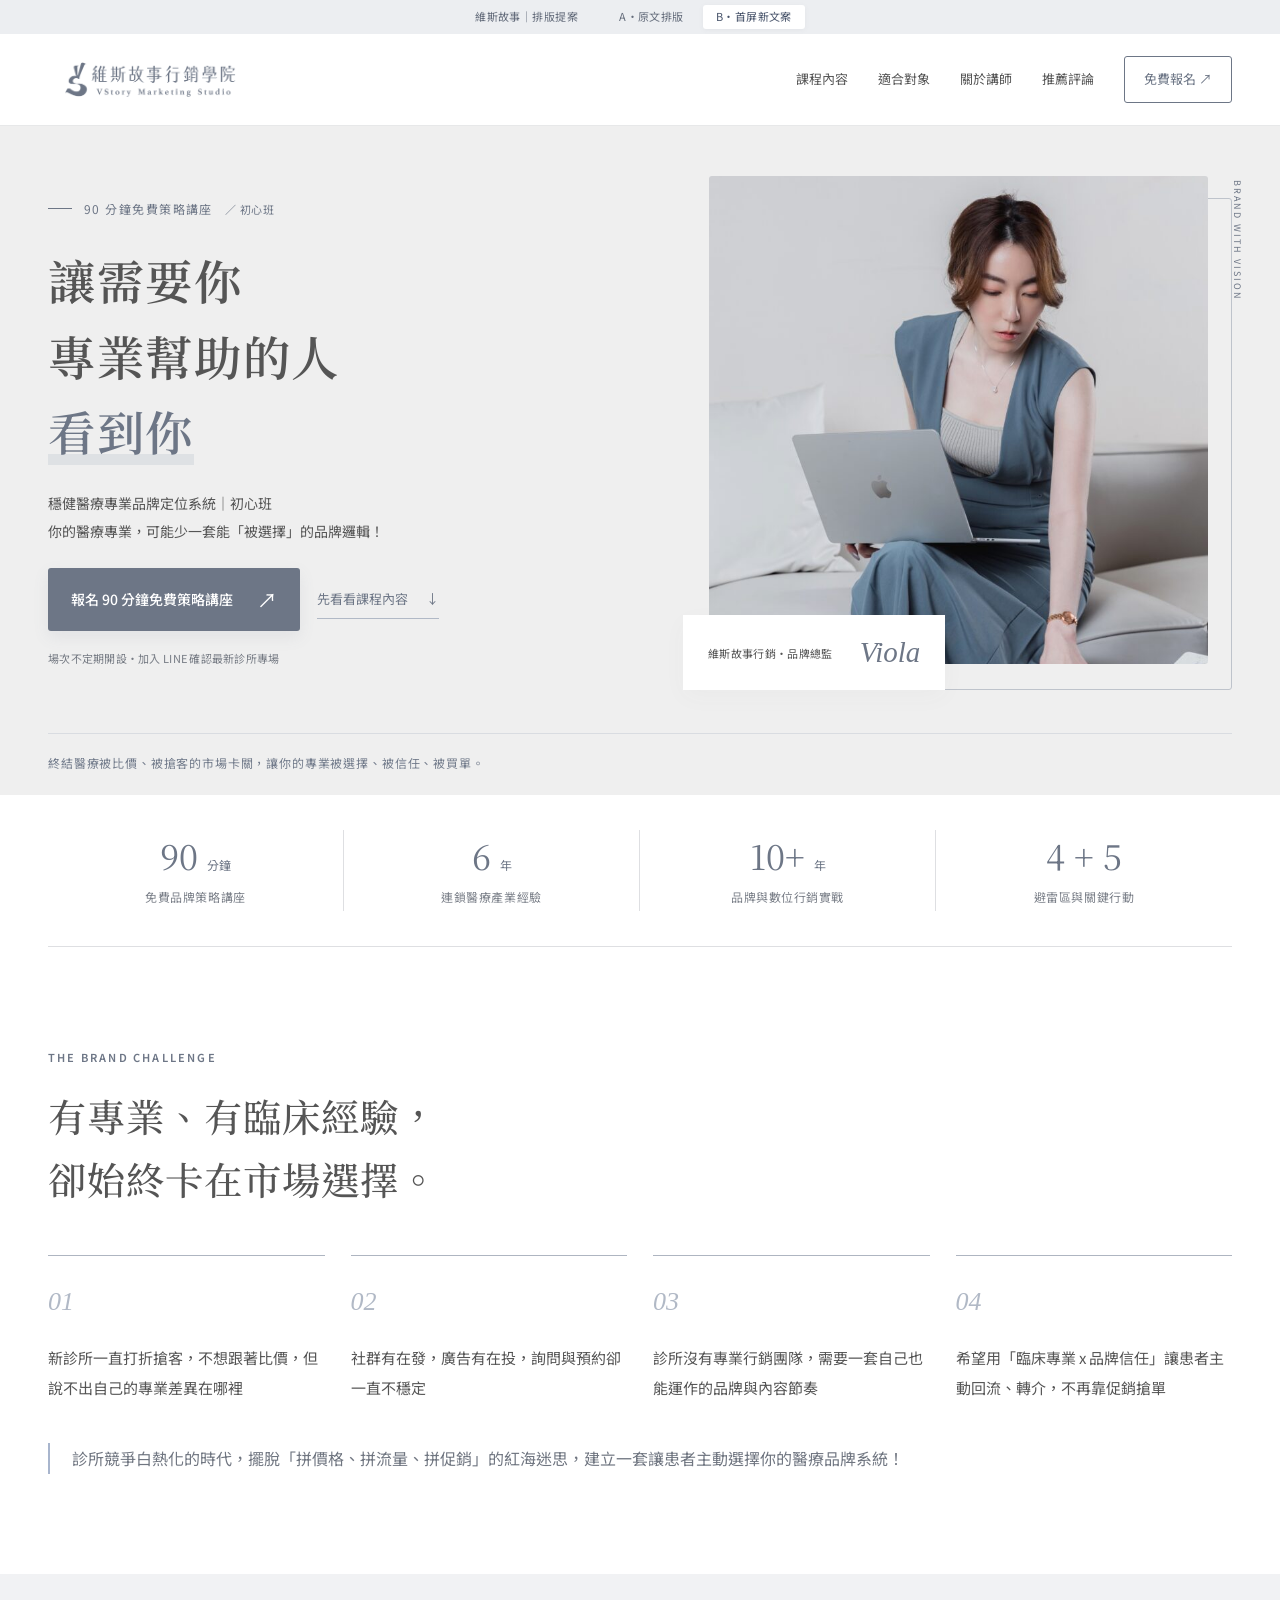
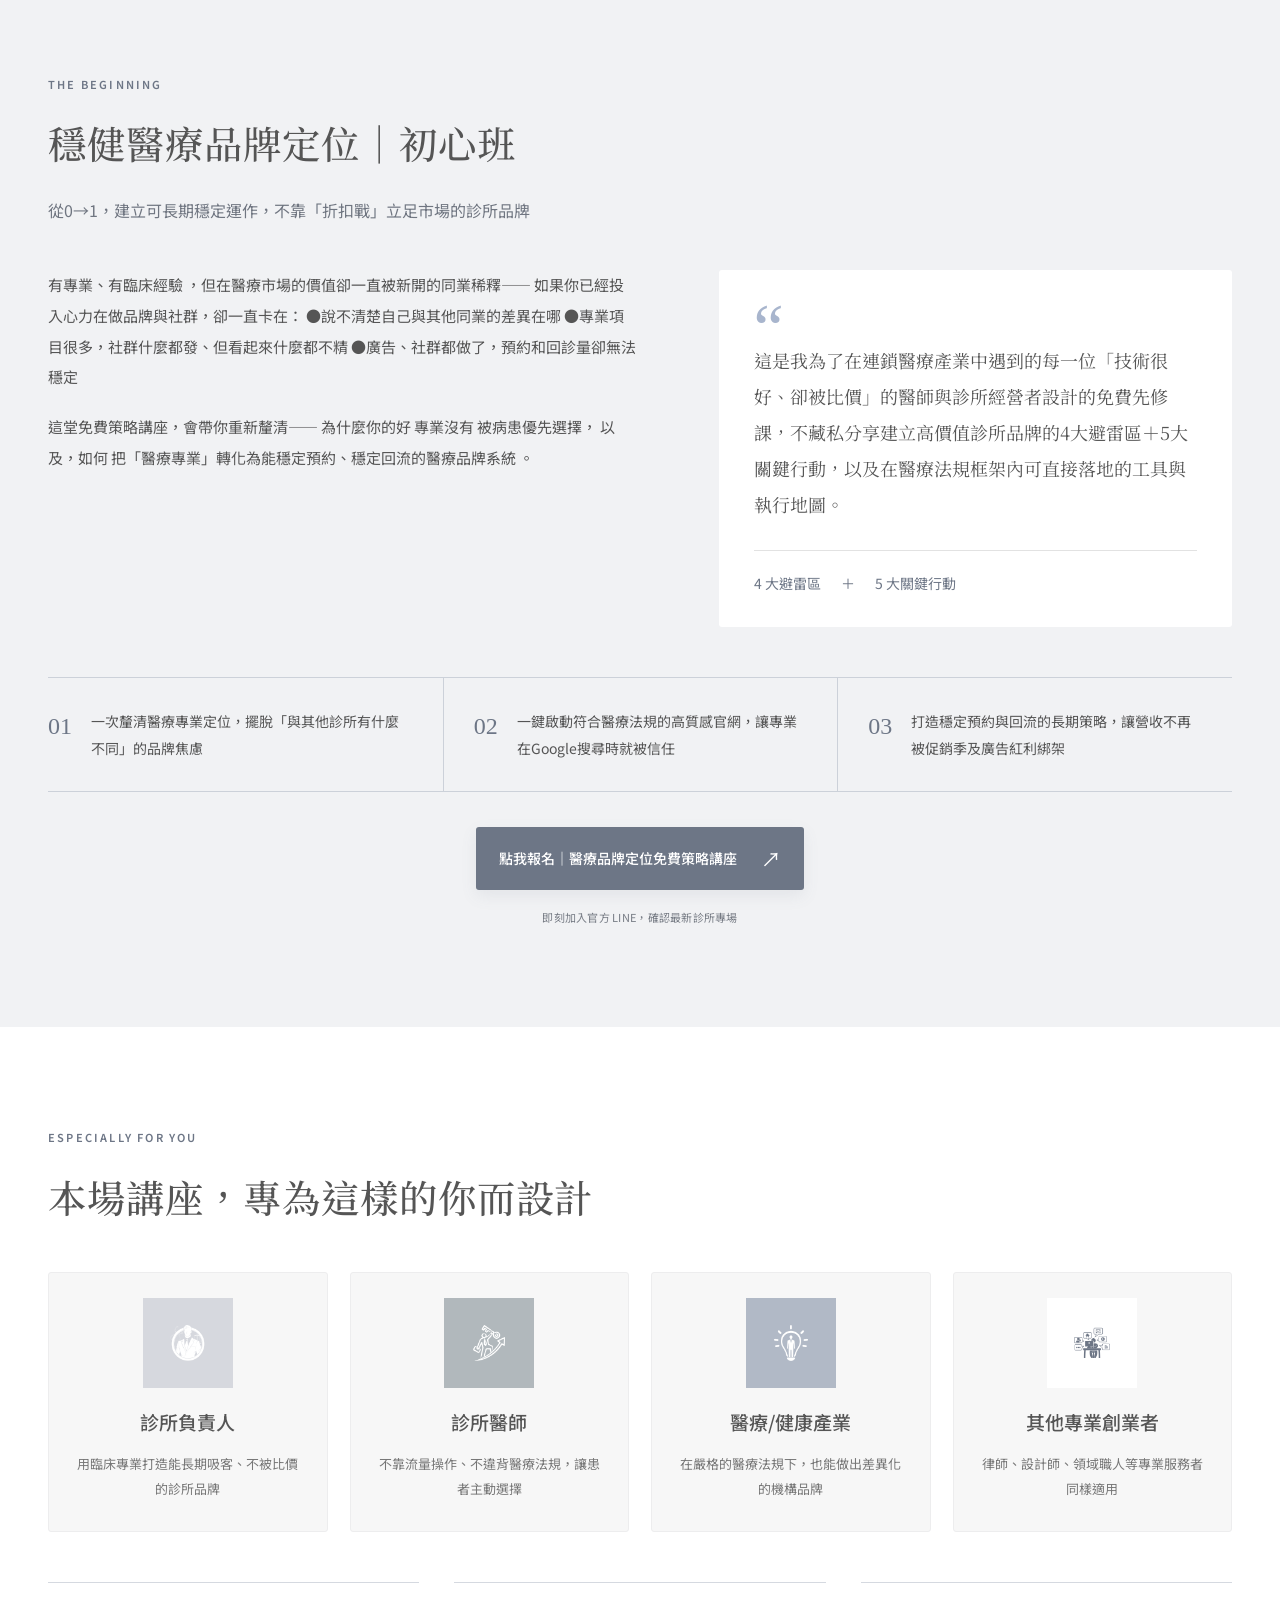
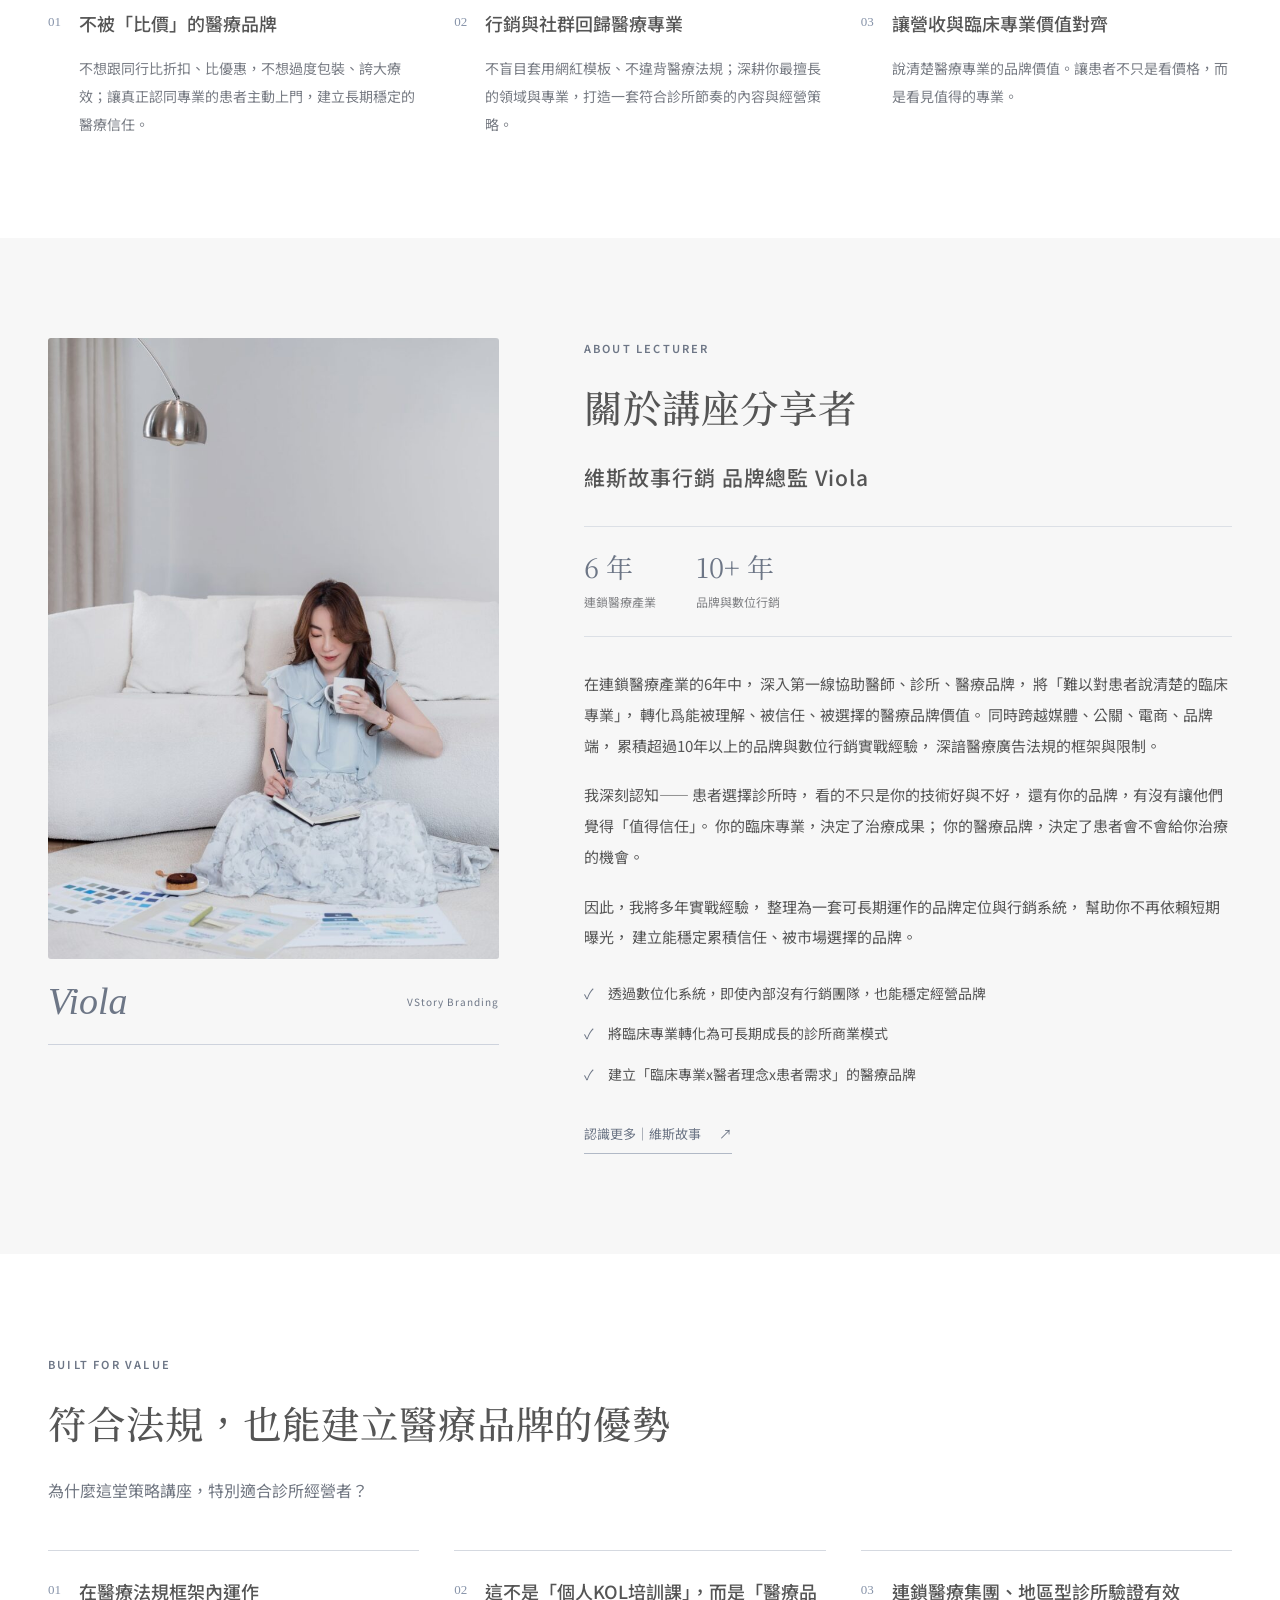
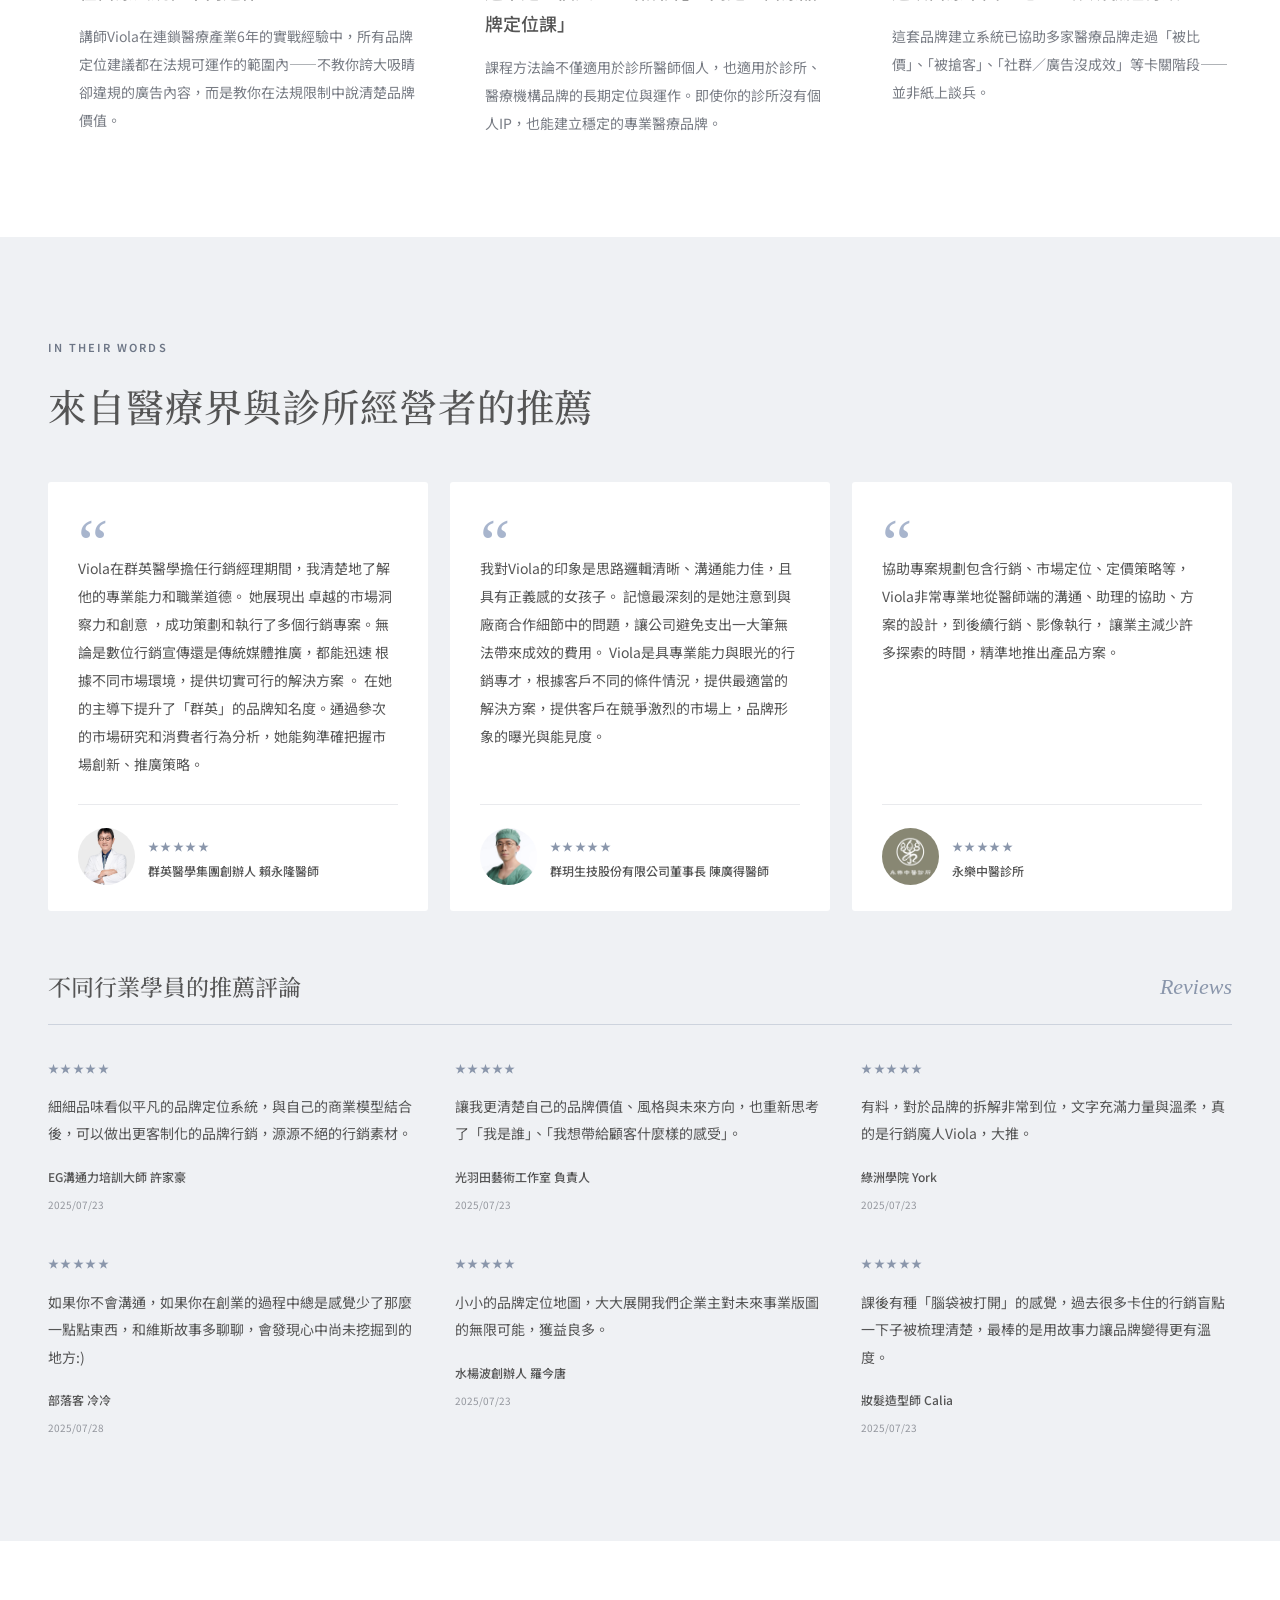
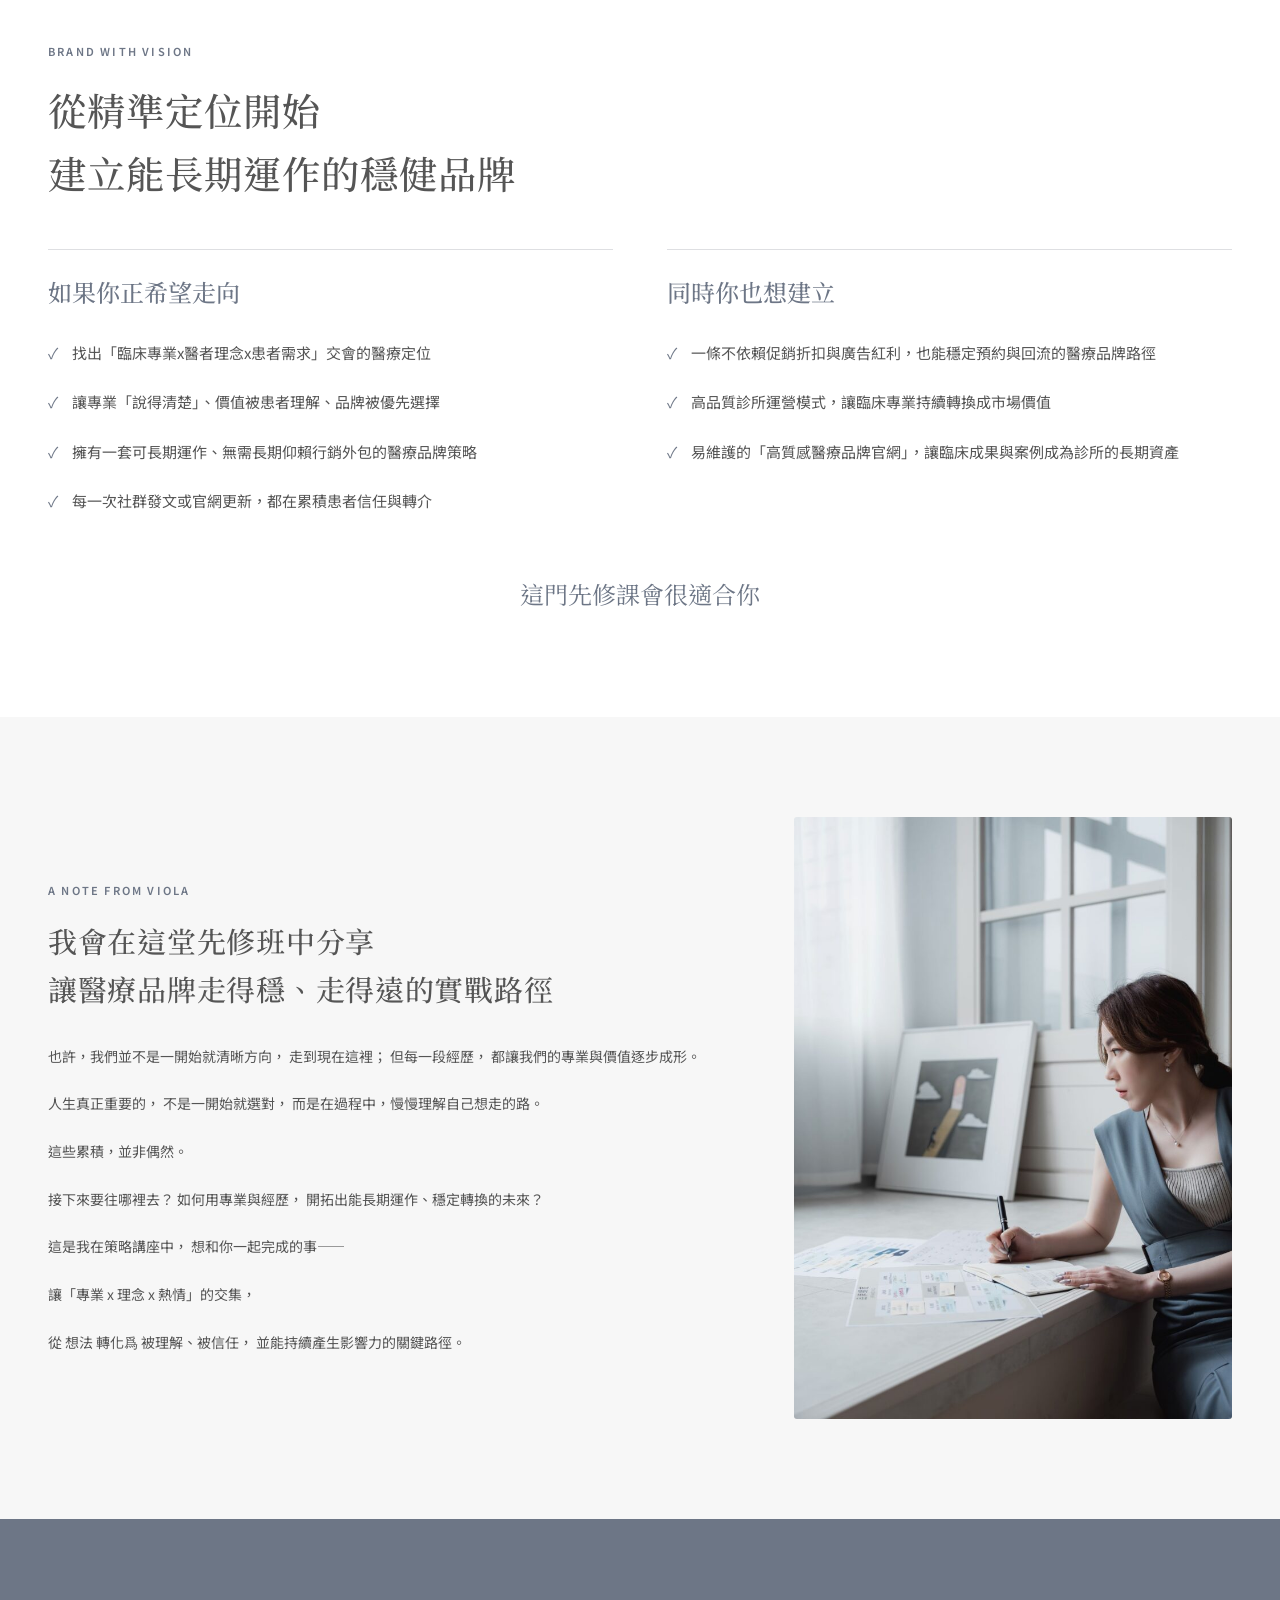
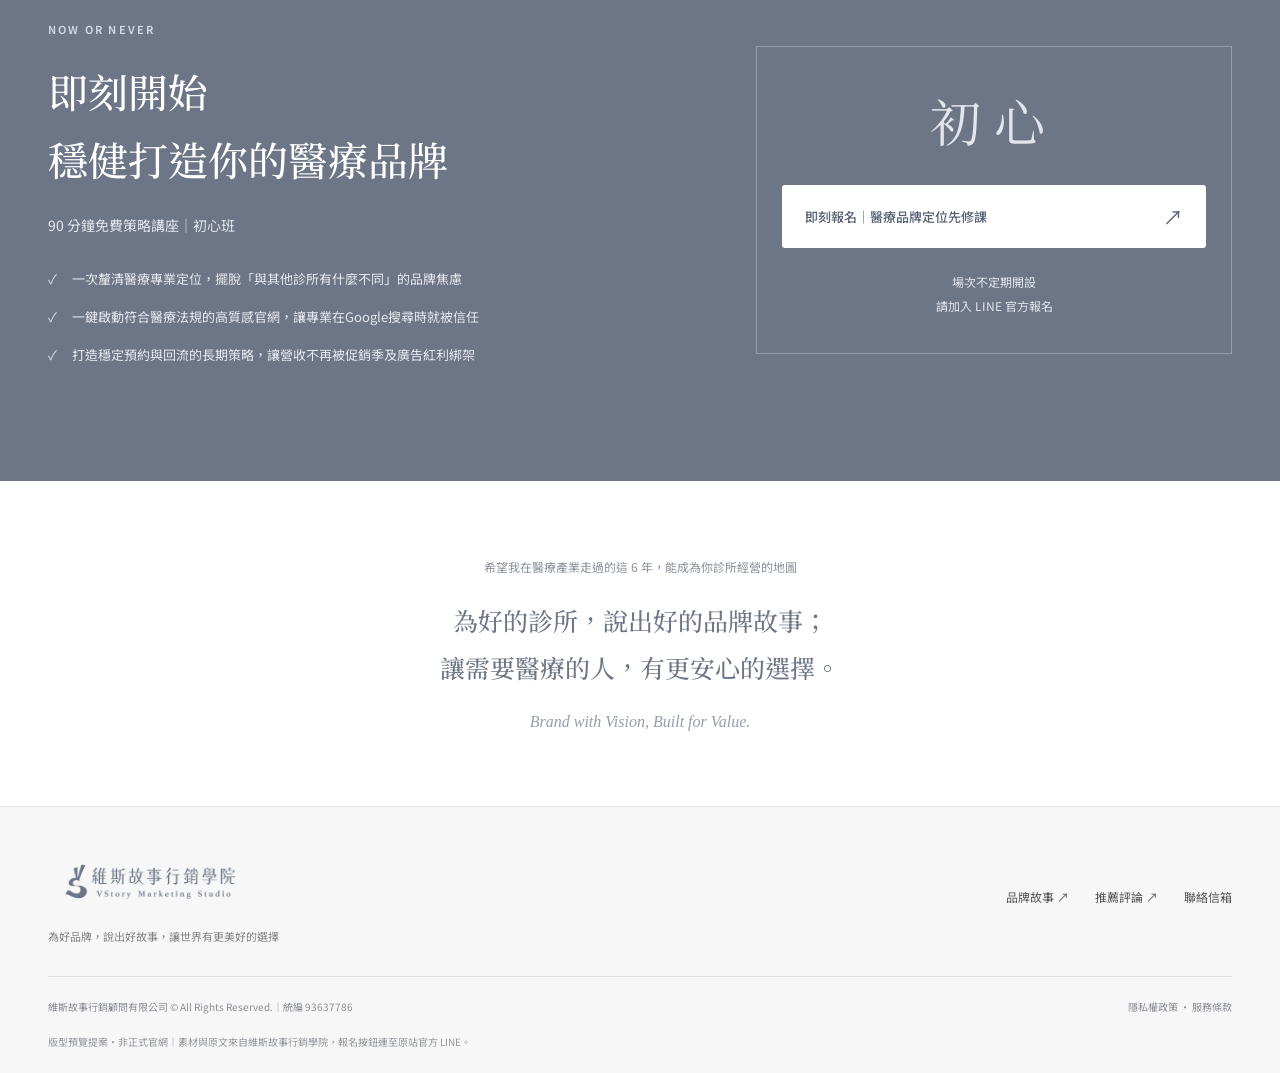
<file: version-b/index.html>
<!DOCTYPE html><html lang="zh-Hant"><head><meta charset="utf-8"><meta name="viewport" content="width=device-width,initial-scale=1"><meta name="robots" content="noindex,nofollow"><meta name="description" content="維斯故事行銷學院免費先修課排版預覽。"><meta name="theme-color" content="#6d7686"><title>首屏新文案版｜維斯故事・免費先修課</title><link rel="preconnect" href="https://fonts.googleapis.com"><link rel="preconnect" href="https://fonts.gstatic.com" crossorigin><link href="https://fonts.googleapis.com/css2?family=Noto+Sans+TC:wght@400;500;600;700&family=Noto+Serif+TC:wght@400;500;600;700&display=swap" rel="stylesheet"><link rel="stylesheet" href="../styles.css"><script defer src="../script.js"></script></head><body data-version="b"><a class="skip-link" href="#main">跳至主要內容</a>
<div class="preview-bar"><span>維斯故事｜排版提案</span><nav aria-label="預覽版本"><a href="../version-a/" data-version="a">A・原文排版</a><a href="../version-b/" data-version="b">B・首屏新文案</a></nav></div>
<header class="site-header"><div class="wrap header-inner"><a class="logo" href="#" aria-label="維斯故事行銷學院 首頁"><img src="../assets/logo.png" alt="維斯故事行銷學院" width="215" height="68"></a><button class="menu-toggle" aria-expanded="false" aria-controls="main-nav" aria-label="開啟導覽選單">選單 <span aria-hidden="true">☰</span></button><nav class="main-nav" id="main-nav" aria-label="主要導覽"><a href="#course">課程內容</a><a href="#audience">適合對象</a><a href="#lecturer">關於講師</a><a href="#reviews">推薦評論</a><a class="nav-cta" href="#signup">免費報名 <span aria-hidden="true">↗</span></a></nav></div></header><main id="main"><section class="hero hero-b"><div class="wrap hero-grid"><div class="hero-copy"><p class="hero-kicker">90 分鐘免費策略講座 <span>／ 初心班</span></p><h1 class="hero-title hero-gentle">讓需要你<br>專業幫助的人<br><span>看到你</span></h1><p class="hero-description">穩健醫療專業品牌定位系統｜初心班<br>你的醫療專業，可能少一套能「被選擇」的品牌邏輯！</p><div class="hero-actions"><a class="button button-primary" href="https://lin.ee/AsQHozu" target="_blank" rel="noopener noreferrer">報名 90 分鐘免費策略講座<span aria-hidden="true">↗</span></a><a class="text-link" href="#course">先看看課程內容 <span aria-hidden="true">↓</span></a></div><p class="hero-meta">場次不定期開設・加入 LINE 確認最新診所專場</p></div><figure class="hero-visual"><img class="hero-photo" src="../assets/viola-work.jpg" alt="Viola 坐在沙發上，以筆記型電腦規劃品牌策略" loading="eager" decoding="async" fetchpriority="high"><figcaption class="photo-caption"><span>維斯故事行銷・品牌總監</span><strong>Viola</strong></figcaption><span class="hero-note" aria-hidden="true">BRAND WITH VISION</span></figure></div><p class="hero-footnote wrap">終結醫療被比價、被搶客的市場卡關，讓你的專業被選擇、被信任、被買單。</p></section><div class="facts wrap"><div class="fact"><span class="fact-value">90 <small>分鐘</small></span><span class="fact-label">免費品牌策略講座</span></div><div class="fact"><span class="fact-value">6 <small>年</small></span><span class="fact-label">連鎖醫療產業經驗</span></div><div class="fact"><span class="fact-value">10+ <small>年</small></span><span class="fact-label">品牌與數位行銷實戰</span></div><div class="fact"><span class="fact-value">4 + 5</span><span class="fact-label">避雷區與關鍵行動</span></div></div><section class="section pain"><div class="wrap"><div class="section-head"><p class="eyebrow">THE BRAND CHALLENGE</p><h2 class="section-title">有專業、有臨床經驗，<br>卻始終卡在市場選擇。</h2></div><div class="pain-grid"><article class="pain-card"><span class="card-index">01</span><p>新診所一直打折搶客，不想跟著比價，但說不出自己的專業差異在哪裡</p></article><article class="pain-card"><span class="card-index">02</span><p>社群有在發，廣告有在投，詢問與預約卻一直不穩定</p></article><article class="pain-card"><span class="card-index">03</span><p>診所沒有專業行銷團隊，需要一套自己也能運作的品牌與內容節奏</p></article><article class="pain-card"><span class="card-index">04</span><p>希望用「臨床專業 x 品牌信任」讓患者主動回流、轉介，不再靠促銷搶單</p></article></div><p class="section-intro closing-copy">診所競爭白熱化的時代，擺脫「拼價格、拼流量、拼促銷」的紅海迷思，建立一套讓患者主動選擇你的醫療品牌系統！</p></div></section><section class="section course" id="course"><div class="wrap"><div class="section-head"><p class="eyebrow">THE BEGINNING</p><h2 class="section-title">穩健醫療品牌定位｜初心班</h2><p class="section-intro">從0→1，建立可長期穩定運作，不靠「折扣戰」立足市場的診所品牌</p></div><div class="intro-grid"><div class="intro-copy prose"><p>有專業、有臨床經驗 ，但在醫療市場的價值卻一直被新開的同業稀釋—— 如果你已經投入心力在做品牌與社群，卻一直卡在： ●說不清楚自己與其他同業的差異在哪 ●專業項目很多，社群什麼都發、但看起來什麼都不精 ●廣告、社群都做了，預約和回診量卻無法穩定</p><p>這堂免費策略講座，會帶你重新釐清—— 為什麼你的好 專業沒有 被病患優先選擇， 以及，如何 把「醫療專業」轉化為能穩定預約、穩定回流的醫療品牌系統 。</p></div><div class="course-note"><span class="quote-mark" aria-hidden="true">“</span><p>這是我為了在連鎖醫療產業中遇到的每一位「技術很好、卻被比價」的醫師與診所經營者設計的免費先修課，不藏私分享建立高價值診所品牌的4大避雷區＋5大關鍵行動，以及在醫療法規框架內可直接落地的工具與執行地圖。</p><div class="course-outline"><span>4 大避雷區</span><span aria-hidden="true">＋</span><span>5 大關鍵行動</span></div></div></div><div class="outcome-grid"><article class="outcome-card"><span class="outcome-number">01</span><p>一次釐清醫療專業定位，擺脫「與其他診所有什麼不同」的品牌焦慮</p></article><article class="outcome-card"><span class="outcome-number">02</span><p>一鍵啟動符合醫療法規的高質感官網，讓專業在Google搜尋時就被信任</p></article><article class="outcome-card"><span class="outcome-number">03</span><p>打造穩定預約與回流的長期策略，讓營收不再被促銷季及廣告紅利綁架</p></article></div><div class="section-action"><a class="button button-primary" href="https://lin.ee/AsQHozu" target="_blank" rel="noopener noreferrer">點我報名｜醫療品牌定位免費策略講座<span aria-hidden="true">↗</span></a><p class="hero-meta">即刻加入官方 LINE，確認最新診所專場</p></div></div></section><section class="section audience" id="audience"><div class="wrap"><div class="section-head"><p class="eyebrow">ESPECIALLY FOR YOU</p><h2 class="section-title">本場講座，專為這樣的你而設計</h2></div><div class="audience-grid"><article class="audience-card"><img class="" src="../assets/audience-1.png" alt="診所負責人插畫" loading="lazy" decoding="async"><h3>診所負責人</h3><p>用臨床專業打造能長期吸客、不被比價的診所品牌</p></article><article class="audience-card"><img class="" src="../assets/audience-2.png" alt="診所醫師插畫" loading="lazy" decoding="async"><h3>診所醫師</h3><p>不靠流量操作、不違背醫療法規，讓患者主動選擇</p></article><article class="audience-card"><img class="" src="../assets/audience-3.png" alt="醫療/健康產業插畫" loading="lazy" decoding="async"><h3>醫療/健康產業</h3><p>在嚴格的醫療法規下，也能做出差異化的機構品牌</p></article><article class="audience-card"><img class="" src="../assets/audience-4.png" alt="其他專業創業者插畫" loading="lazy" decoding="async"><h3>其他專業創業者</h3><p>律師、設計師、領域職人等專業服務者同樣適用</p></article></div><div class="feature-list"><article class="feature-item"><span class="feature-number">01</span><div><h3>不被「比價」的醫療品牌</h3><p>不想跟同行比折扣、比優惠，不想過度包裝、誇大療效；讓真正認同專業的患者主動上門，建立長期穩定的醫療信任。</p></div></article><article class="feature-item"><span class="feature-number">02</span><div><h3>行銷與社群回歸醫療專業</h3><p>不盲目套用網紅模板、不違背醫療法規；深耕你最擅長的領域與專業，打造一套符合診所節奏的內容與經營策略。</p></div></article><article class="feature-item"><span class="feature-number">03</span><div><h3>讓營收與臨床專業價值對齊</h3><p>說清楚醫療專業的品牌價值。讓患者不只是看價格，而是看見值得的專業。</p></div></article></div></div></section><section class="section lecturer" id="lecturer"><div class="wrap lecturer-grid"><figure class="lecturer-visual"><img class="" src="../assets/viola-portrait.jpg" alt="Viola 品牌總監原站形象照" loading="lazy" decoding="async"><figcaption class="signature">Viola <span>VStory Branding</span></figcaption></figure><div class="lecturer-copy"><div class="section-head"><p class="eyebrow">ABOUT LECTURER</p><h2 class="section-title">關於講座分享者<br><span class="lecturer-name">維斯故事行銷 品牌總監 Viola</span></h2></div><div class="credentials"><div class="credential"><strong>6 年</strong><span>連鎖醫療產業</span></div><div class="credential"><strong>10+ 年</strong><span>品牌與數位行銷</span></div></div><div class="prose"><p>在連鎖醫療產業的6年中， 深入第一線協助醫師、診所、醫療品牌， 將「難以對患者說清楚的臨床專業」， 轉化爲能被理解、被信任、被選擇的醫療品牌價值。 同時跨越媒體、公關、電商、品牌端， 累積超過10年以上的品牌與數位行銷實戰經驗， 深諳醫療廣告法規的框架與限制。</p><p>我深刻認知—— 患者選擇診所時， 看的不只是你的技術好與不好， 還有你的品牌，有沒有讓他們覺得「值得信任」。 你的臨床專業，決定了治療成果； 你的醫療品牌，決定了患者會不會給你治療的機會。</p><p>因此，我將多年實戰經驗， 整理為一套可長期運作的品牌定位與行銷系統， 幫助你不再依賴短期曝光， 建立能穩定累積信任、被市場選擇的品牌。</p></div><ul class="check-list"><li>透過數位化系統，即使內部沒有行銷團隊，也能穩定經營品牌</li><li>將臨床專業轉化為可長期成長的診所商業模式</li><li>建立「臨床專業x醫者理念x患者需求」的醫療品牌</li></ul><a class="text-link" href="https://vstorybranding.com/story/" target="_blank" rel="noopener noreferrer">認識更多｜維斯故事 <span aria-hidden="true">↗</span></a></div></div></section><section class="section framework"><div class="wrap"><div class="section-head"><p class="eyebrow">BUILT FOR VALUE</p><h2 class="section-title">符合法規，也能建立醫療品牌的優勢</h2><p class="section-intro">為什麼這堂策略講座，特別適合診所經營者？</p></div><div class="feature-list"><article class="feature-item"><span class="feature-number">01</span><div><h3>在醫療法規框架內運作</h3><p>講師Viola在連鎖醫療產業6年的實戰經驗中，所有品牌定位建議都在法規可運作的範圍內——不教你誇大吸睛卻違規的廣告內容，而是教你在法規限制中說清楚品牌價值。</p></div></article><article class="feature-item"><span class="feature-number">02</span><div><h3>這不是「個人KOL培訓課」，而是「醫療品牌定位課」</h3><p>課程方法論不僅適用於診所醫師個人，也適用於診所、醫療機構品牌的長期定位與運作。即使你的診所沒有個人IP，也能建立穩定的專業醫療品牌。</p></div></article><article class="feature-item"><span class="feature-number">03</span><div><h3>連鎖醫療集團、地區型診所驗證有效</h3><p>這套品牌建立系統已協助多家醫療品牌走過「被比價」、「被搶客」、「社群／廣告沒成效」等卡關階段——並非紙上談兵。</p></div></article></div></div></section><section class="section reviews" id="reviews"><div class="wrap"><div class="section-head"><p class="eyebrow">IN THEIR WORDS</p><h2 class="section-title">來自醫療界與診所經營者的推薦</h2></div><div class="review-grid"><article class="review-card"><span class="quote-mark" aria-hidden="true">“</span><div class="prose"><p>Viola在群英醫學擔任行銷經理期間，我清楚地了解他的專業能力和職業道德。 她展現出 卓越的市場洞察力和創意 ，成功策劃和執行了多個行銷專案。無論是數位行銷宣傳還是傳統媒體推廣，都能迅速 根據不同市場環境，提供切實可行的解決方案 。 在她的主導下提升了「群英」的品牌知名度。通過參次的市場研究和消費者行為分析，她能夠準確把握市場創新、推廣策略。</p></div><div class="review-person"><img class="" src="../assets/review-lai.png" alt="群英醫學集團創辦人 賴永隆醫師" loading="lazy" decoding="async"><div><span class="stars" aria-label="5 星評價">★★★★★</span><h3>群英醫學集團創辦人 賴永隆醫師</h3></div></div></article><article class="review-card"><span class="quote-mark" aria-hidden="true">“</span><div class="prose"><p>我對Viola的印象是思路邏輯清晰、溝通能力佳，且具有正義感的女孩子。
記憶最深刻的是她注意到與廠商合作細節中的問題，讓公司避免支出一大筆無法帶來成效的費用。
Viola是具專業能力與眼光的行銷專才，根據客戶不同的條件情況，提供最適當的解決方案，提供客戶在競爭激烈的市場上，品牌形象的曝光與能見度。</p></div><div class="review-person"><img class="" src="../assets/review-chen.jpg" alt="群玥生技股份有限公司董事長 陳廣得醫師" loading="lazy" decoding="async"><div><span class="stars" aria-label="5 星評價">★★★★★</span><h3>群玥生技股份有限公司董事長 陳廣得醫師</h3></div></div></article><article class="review-card"><span class="quote-mark" aria-hidden="true">“</span><div class="prose"><p>協助專案規劃包含行銷、市場定位、定價策略等，Viola非常專業地從醫師端的溝通、助理的協助、方案的設計，到後續行銷、影像執行， 讓業主減少許多探索的時間，精準地推出產品方案。</p></div><div class="review-person"><img class="" src="../assets/review-yongle.jpg" alt="永樂中醫診所" loading="lazy" decoding="async"><div><span class="stars" aria-label="5 星評價">★★★★★</span><h3>永樂中醫診所</h3></div></div></article></div><div class="student-heading"><h3>不同行業學員的推薦評論</h3><span>Reviews</span></div><div class="student-grid"><article class="student-review"><span class="stars" aria-label="5 星評價">★★★★★</span><p>細細品味看似平凡的品牌定位系統，與自己的商業模型結合後，可以做出更客制化的品牌行銷，源源不絕的行銷素材。</p><h4>EG溝通力培訓大師 許家豪</h4><time datetime="2025-07-23">2025/07/23</time></article><article class="student-review"><span class="stars" aria-label="5 星評價">★★★★★</span><p>讓我更清楚自己的品牌價值、風格與未來方向，也重新思考了「我是誰」、「我想帶給顧客什麼樣的感受」。</p><h4>光羽田藝術工作室 負責人</h4><time datetime="2025-07-23">2025/07/23</time></article><article class="student-review"><span class="stars" aria-label="5 星評價">★★★★★</span><p>有料，對於品牌的拆解非常到位，文字充滿力量與溫柔，真的是行銷魔人Viola，大推。</p><h4>綠洲學院 York</h4><time datetime="2025-07-23">2025/07/23</time></article><article class="student-review"><span class="stars" aria-label="5 星評價">★★★★★</span><p>如果你不會溝通，如果你在創業的過程中總是感覺少了那麼一點點東西，和維斯故事多聊聊，會發現心中尚未挖掘到的地方:)</p><h4>部落客 冷冷</h4><time datetime="2025-07-28">2025/07/28</time></article><article class="student-review"><span class="stars" aria-label="5 星評價">★★★★★</span><p>小小的品牌定位地圖，大大展開我們企業主對未來事業版圖的無限可能，獲益良多。</p><h4>水楊波創辦人 羅今唐</h4><time datetime="2025-07-23">2025/07/23</time></article><article class="student-review"><span class="stars" aria-label="5 星評價">★★★★★</span><p>課後有種「腦袋被打開」的感覺，過去很多卡住的行銷盲點一下子被梳理清楚，最棒的是用故事力讓品牌變得更有溫度。</p><h4>妝髮造型師 Calia</h4><time datetime="2025-07-23">2025/07/23</time></article></div></div></section><section class="section vision"><div class="wrap"><div class="section-head"><p class="eyebrow">BRAND WITH VISION</p><h2 class="section-title">從精準定位開始<br>建立能長期運作的穩健品牌</h2></div><div class="vision-grid"><article class="vision-card"><h3>如果你正希望走向</h3><ul class="check-list"><li>找出「臨床專業x醫者理念x患者需求」交會的醫療定位</li><li>讓專業「說得清楚」、價值被患者理解、品牌被優先選擇</li><li>擁有一套可長期運作、無需長期仰賴行銷外包的醫療品牌策略</li><li>每一次社群發文或官網更新，都在累積患者信任與轉介</li></ul></article><article class="vision-card"><h3>同時你也想建立</h3><ul class="check-list"><li>一條不依賴促銷折扣與廣告紅利，也能穩定預約與回流的醫療品牌路徑</li><li>高品質診所運營模式，讓臨床專業持續轉換成市場價值</li><li>易維護的「高質感醫療品牌官網」，讓臨床成果與案例成為診所的長期資產</li></ul></article></div><p class="vision-end">這門先修課會很適合你</p></div></section><section class="section story"><div class="wrap story-grid"><div class="story-copy"><div class="section-head"><p class="eyebrow">A NOTE FROM VIOLA</p><h2 class="section-title">我會在這堂先修班中分享<br>讓醫療品牌走得穩、走得遠的實戰路徑</h2></div><div class="prose"><p>也許，我們並不是一開始就清晰方向， 走到現在這裡； 但每一段經歷， 都讓我們的專業與價值逐步成形。</p><p>人生真正重要的， 不是一開始就選對， 而是在過程中，慢慢理解自己想走的路。</p><p>這些累積，並非偶然。</p><p>接下來要往哪裡去？ 如何用專業與經歷， 開拓出能長期運作、穩定轉換的未來？</p><p>這是我在策略講座中， 想和你一起完成的事——</p><p>讓「專業 x 理念 x 熱情」的交集，</p><p>從 想法 轉化爲 被理解、被信任， 並能持續產生影響力的關鍵路徑。</p></div></div><figure class="story-image"><img class="" src="../assets/viola-story.jpg" alt="Viola 原站品牌故事形象照" loading="lazy" decoding="async"></figure></div></section><section class="section signup" id="signup"><div class="wrap signup-inner"><div class="signup-copy"><p class="eyebrow">NOW OR NEVER</p><h2>即刻開始<br>穩健打造你的醫療品牌</h2><p>90 分鐘免費策略講座｜初心班</p><ul class="check-list"><li>一次釐清醫療專業定位，擺脫「與其他診所有什麼不同」的品牌焦慮</li><li>一鍵啟動符合醫療法規的高質感官網，讓專業在Google搜尋時就被信任</li><li>打造穩定預約與回流的長期策略，讓營收不再被促銷季及廣告紅利綁架</li></ul></div><div class="signup-details"><span class="signup-mark">初心</span><a class="button button-light" href="https://lin.ee/AsQHozu" target="_blank" rel="noopener noreferrer">即刻報名｜醫療品牌定位先修課<span aria-hidden="true">↗</span></a><p>場次不定期開設<br>請加入 LINE 官方報名</p></div></div></section></main><section class="closing-statement wrap"><p>希望我在醫療產業走過的這 6 年，能成為你診所經營的地圖</p><h2>為好的診所，說出好的品牌故事；<br>讓需要醫療的人，有更安心的選擇。</h2><span>Brand with Vision, Built for Value.</span></section><footer class="site-footer"><div class="wrap"><div class="footer-inner"><div><img src="../assets/logo.png" alt="維斯故事行銷學院" width="215" height="68"><p>為好品牌，說出好故事，讓世界有更美好的選擇</p></div><div class="footer-links"><a href="https://vstorybranding.com/story/" target="_blank" rel="noopener noreferrer">品牌故事 ↗</a><a href="https://vstorybranding.com/reviews/" target="_blank" rel="noopener noreferrer">推薦評論 ↗</a><a href="mailto:vstorybranding@gmail.com">聯絡信箱</a></div></div><div class="footer-bottom"><span>維斯故事行銷顧問有限公司 © All Rights Reserved.｜統編 93637786</span><span><a href="https://vstorybranding.com/privacy-policy/">隱私權政策</a> · <a href="https://vstorybranding.com/terms/">服務條款</a></span></div><p class="preview-note">版型預覽提案・非正式官網｜素材與原文來自維斯故事行銷學院，報名按鈕連至原站官方 LINE。</p></div></footer><div class="mobile-cta"><span>90 分鐘免費策略講座</span><a href="https://lin.ee/AsQHozu" target="_blank" rel="noopener noreferrer">加入 LINE 報名 ↗</a></div></body></html>
</file>
<file: styles.css>
:root{--ink:#555;--slate:#6d7686;--blue:#a8b5cd;--mist:#b1b9c6;--paper:#f7f7f7;--line:#dedfe2;--serif:'Noto Serif TC','Songti TC',serif;--sans:'Noto Sans TC','PingFang TC',sans-serif}*{box-sizing:border-box}html{scroll-behavior:smooth;scroll-padding-top:100px}body{margin:0;color:var(--ink);font:400 16px/1.85 var(--sans);background:#fff;-webkit-font-smoothing:antialiased}a{color:inherit;text-decoration:none}img{display:block;max-width:100%;height:auto}button{font:inherit}h1,h2,h3,h4,p,figure{margin:0}h1,h2,h3,h4{font-weight:500}h1,h2{font-family:var(--serif)}h3{font-size:20px;line-height:1.6}a,button{touch-action:manipulation}a:focus-visible,button:focus-visible,summary:focus-visible{outline:3px solid #6d7686;outline-offset:5px}a:hover{color:#465269}.wrap{width:min(1200px,calc(100% - 96px));margin-inline:auto}.section{padding:100px 0}.eyebrow{color:var(--slate);font-size:11px;letter-spacing:.2em;font-weight:600;margin-bottom:17px}.section-title{font-size:clamp(28px,3vw,39px);line-height:1.65;letter-spacing:.025em;color:var(--ink)}.section-head{margin-bottom:44px}.section-intro{max-width:740px;font-size:16px;line-height:1.95;margin-top:20px;color:#707681}.skip-link{position:fixed;left:16px;top:-100px;background:#fff;padding:12px;z-index:100}.skip-link:focus{top:12px}.preview-bar{min-height:34px;background:#eceef1;color:#646c7b;display:flex;align-items:center;justify-content:center;gap:28px;padding:5px 24px;font-size:11px;line-height:1.6;letter-spacing:.04em}.preview-bar nav{display:flex;gap:6px}.preview-bar a{padding:3px 13px;border-radius:3px}.preview-bar a[aria-current=page]{background:#fff;color:#465269;box-shadow:0 1px 5px #6d768612}.site-header{height:92px;background:#fff;border-bottom:1px solid #e7e8e9;position:sticky;top:0;z-index:30}.header-inner{height:100%;display:flex;align-items:center;justify-content:space-between;gap:30px}.logo{flex-shrink:0}.logo img{width:205px;height:auto}.main-nav{display:flex;align-items:center;gap:30px;font-size:13px}.main-nav a{white-space:nowrap}.main-nav .nav-cta{border:1px solid var(--slate);padding:10px 19px;color:var(--slate);border-radius:3px}.menu-toggle{display:none}.hero{background:#efefef;position:relative;overflow:hidden}.hero-grid{display:grid;grid-template-columns:1.13fr 1fr;gap:70px;align-items:center;padding-top:65px;padding-bottom:50px}.hero-kicker{font-size:12px;letter-spacing:.12em;color:var(--slate);display:flex;align-items:center;gap:12px;margin-bottom:22px}.hero-kicker:before{content:'';width:24px;height:1px;background:var(--slate)}.hero-kicker span{font-size:11px;letter-spacing:.08em}.hero-title{font-size:clamp(36px,3.8vw,53px);line-height:1.5;color:var(--slate);letter-spacing:.035em;font-weight:600}.hero-course{display:block;font-size:25px;font-weight:400;letter-spacing:.2em;margin-top:6px}.hero-description{font-size:15px;line-height:2;margin-top:26px;max-width:520px}.hero-actions{display:flex;flex-wrap:wrap;align-items:center;gap:17px;margin-top:29px}.button{display:inline-flex;align-items:center;justify-content:space-between;gap:24px;padding:15px 23px;border-radius:3px;font-size:14px;line-height:1.65;font-weight:500;transition:background .2s,transform .2s;min-height:54px}.button:hover{transform:translateY(-2px)}.button-primary{background:var(--slate);color:#fff;box-shadow:0 6px 16px #6d76861a}.button-primary:hover{background:#586376;color:#fff}.button-light{background:#fff;color:#566174}.button-light:hover{background:#edf0f5;color:#465269}.button span{font-size:20px;font-weight:400}.text-link{font-size:13px;color:var(--slate);display:inline-flex;align-items:center;gap:18px;padding:7px 0;border-bottom:1px solid #b1b9c6}.hero-meta{font-size:11px;color:#767b84;margin-top:17px;letter-spacing:.025em}.hero-visual{position:relative;padding:0 24px 26px 0;min-width:0}.hero-visual:before{content:'';position:absolute;inset:22px 0 0 25px;border:1px solid #bec3cb;border-radius:3px}.hero-photo{width:100%;height:460px;object-fit:cover;object-position:center 40%;position:relative;border-radius:3px}.photo-caption{position:absolute;left:-26px;bottom:0;background:#fff;padding:17px 25px;display:flex;align-items:center;gap:27px;box-shadow:0 7px 25px #55555508}.photo-caption span{font-size:11px;letter-spacing:.03em}.photo-caption strong{font-family:Georgia,serif;font-weight:400;font-size:29px;font-style:italic;line-height:1.4;color:var(--slate)}.hero-note{position:absolute;right:-13px;top:4px;writing-mode:vertical-rl;font-size:9px;letter-spacing:.22em;color:var(--slate)}.hero-footnote{border-top:1px solid #d9dce1;padding:18px 0 21px;font-size:12px;letter-spacing:.07em;color:#737c8c}.hero-question{font-size:clamp(29px,2.8vw,39px);line-height:1.65;letter-spacing:.015em;color:#555}.hero-answer{font-family:var(--serif);font-size:clamp(32px,3.5vw,47px);line-height:1.5;font-weight:600;color:var(--slate);margin-top:17px;letter-spacing:.04em}.hero-b .hero-description{margin-top:20px;font-size:13px}.hero-b .hero-grid{padding-top:50px;padding-bottom:43px}.hero-b .hero-actions{margin-top:23px}.hero-b .hero-photo{height:488px}.facts{display:grid;grid-template-columns:repeat(4,1fr);padding-block:35px;border-bottom:1px solid var(--line)}.fact{text-align:center;border-right:1px solid var(--line)}.fact:last-child{border:0}.fact-value{display:block;font-family:Georgia,var(--serif);font-size:34px;color:var(--slate);line-height:1.5}.fact-value small{font-family:var(--sans);font-size:12px}.fact-label{font-size:12px;color:#7c818a;letter-spacing:.045em}.pain-grid{display:grid;grid-template-columns:repeat(4,1fr);gap:26px}.pain-card{border-top:1px solid #aeb5c1;padding-top:22px}.card-index{font-family:Georgia,serif;font-size:26px;font-style:italic;color:#b1b9c6}.pain-card p{font-size:15px;margin-top:17px;line-height:2}.closing-copy{margin-top:40px;border-left:2px solid #a8b5cd;padding-left:22px;max-width:910px}.course{background:#f1f2f4}.intro-grid{display:grid;grid-template-columns:1.15fr 1fr;gap:80px}.prose p{margin-bottom:19px;font-size:15px;line-height:2.05}.prose p:last-child{margin-bottom:0}.course-note{background:#fff;padding:30px 35px;border-radius:3px;align-self:start}.quote-mark{display:block;font-family:Georgia,serif;font-size:68px;color:#a8b5cd;line-height:.85;height:42px}.course-note>p{font-family:var(--serif);font-size:18px;line-height:2}.course-outline{display:flex;gap:20px;margin-top:28px;padding-top:20px;border-top:1px solid #e2e2e2;color:var(--slate);font-size:14px}.outcome-grid{display:grid;grid-template-columns:repeat(3,1fr);margin-top:50px;border-top:1px solid #ccd1d9;border-bottom:1px solid #ccd1d9}.outcome-card{padding:30px 30px 30px 0;display:flex;gap:19px}.outcome-card+.outcome-card{border-left:1px solid #ccd1d9;padding-left:30px}.outcome-number{font-family:Georgia,serif;font-size:24px;color:var(--slate);line-height:1.5}.outcome-card p{font-size:14px;line-height:1.9}.section-action{margin-top:35px;text-align:center}.audience-grid{display:grid;grid-template-columns:repeat(4,1fr);gap:22px}.audience-card{background:#f7f7f7;padding:25px 24px 30px;text-align:center;border:1px solid #ededee;border-radius:3px}.audience-card img{width:90px;height:90px;margin:0 auto 19px}.audience-card h3{font-size:19px;margin-bottom:13px}.audience-card p{font-size:13px;color:#777;line-height:1.95}.feature-list{display:grid;grid-template-columns:repeat(3,1fr);gap:35px;margin-top:50px}.feature-item{display:flex;gap:18px;border-top:1px solid #d5d9e0;padding-top:25px}.feature-number{font-size:13px;font-family:Georgia,serif;color:#8693a9;line-height:2.1}.feature-item h3{font-size:18px;line-height:1.75;margin-bottom:14px}.feature-item p{font-size:14px;color:#787c84;line-height:2}.lecturer{background:#f7f7f7}.lecturer-grid{display:grid;grid-template-columns:.8fr 1.15fr;gap:85px;align-items:start}.lecturer-visual{position:sticky;top:122px}.lecturer-visual img{width:100%;max-height:650px;object-fit:cover;border-radius:3px}.signature{display:flex;align-items:center;justify-content:space-between;padding:20px 0;border-bottom:1px solid #ced3dd;font:italic 38px/1.2 Georgia,serif;color:var(--slate)}.signature span{font:10px var(--sans);letter-spacing:.1em}.lecturer-copy .section-head{margin-bottom:24px}.lecturer-name{font:500 21px/1.8 var(--sans)}.credentials{display:flex;gap:40px;margin:20px 0 32px;padding:21px 0;border-block:1px solid #dce0e6}.credential strong{display:block;color:var(--slate);font:400 27px/1.4 var(--serif)}.credential span{font-size:12px;color:#828386}.check-list{list-style:none;padding:0;margin:27px 0}.check-list li{position:relative;padding-left:24px;margin-bottom:13px;font-size:14px;line-height:1.95}.check-list li:before{content:'✓';position:absolute;left:0;color:var(--slate)}.framework .section-head{max-width:830px}.framework .feature-list{margin-top:10px}.reviews{background:#eff1f4}.review-grid{display:grid;grid-template-columns:repeat(3,1fr);gap:22px}.review-card{display:flex;flex-direction:column;background:white;padding:33px 30px 26px;border-radius:3px}.review-card .prose{flex:1}.review-card .prose p{font-size:14px;line-height:2}.review-card .quote-mark{height:39px}.review-person{display:flex;align-items:center;gap:13px;margin-top:26px;padding-top:23px;border-top:1px solid #e9eaed}.review-person img{width:57px;height:57px;object-fit:cover;border-radius:50%;flex-shrink:0}.review-person h3{font-size:12px;line-height:1.85}.stars{color:#8a96ab;font-size:11px;letter-spacing:.13em}.student-heading{display:flex;align-items:center;justify-content:space-between;border-bottom:1px solid #cdd3dd;margin-top:58px;margin-bottom:27px;padding-bottom:18px}.student-heading h3{font-family:var(--serif);font-size:23px}.student-heading span{font:italic 22px Georgia,serif;color:#8a96ab}.student-grid{display:grid;grid-template-columns:repeat(3,1fr);gap:30px 36px}.student-review p{font-size:14px;line-height:1.95;margin:12px 0 18px}.student-review h4{font-size:12px;font-weight:500}.student-review time{font-size:10px;color:#93969d}.vision-grid{display:grid;grid-template-columns:1fr 1fr;gap:54px}.vision-card{border-top:1px solid var(--line);padding-top:23px}.vision-card h3{font-family:var(--serif);color:var(--slate);font-size:24px}.vision-card .check-list li{font-size:15px;margin-bottom:20px}.vision-end{text-align:center;margin-top:30px;color:var(--slate);font-family:var(--serif);font-size:24px}.story{background:#f7f7f7}.story-grid{display:grid;grid-template-columns:1.2fr .8fr;gap:90px;align-items:center}.story .section-title{font-size:29px}.story .section-head{margin-bottom:29px}.story-copy .prose p{font-size:14px}.story-image img{width:100%;max-height:620px;object-fit:cover;border-radius:3px}.signup{background:var(--slate);color:#fff}.signup-inner{display:grid;grid-template-columns:1.3fr 1fr;gap:90px;align-items:center}.signup .eyebrow{color:#d5dbe6}.signup h2{font-size:40px;line-height:1.7}.signup-copy>p:not(.eyebrow){font-size:14px;margin-top:20px;color:#e3e7ee}.signup .check-list{margin-bottom:0}.signup .check-list li{font-size:13px;color:#e6e9ef}.signup .check-list li:before{color:#dbe2ee}.signup-details{text-align:center;padding:35px 25px;border:1px solid #ffffff45}.signup-mark{display:block;font-family:var(--serif);font-size:51px;letter-spacing:.25em;line-height:1.5;margin-bottom:27px;color:#e3e7ed}.signup-details .button{width:100%;font-size:13px}.signup-details p{font-size:12px;line-height:2;color:#e1e5ed;margin-top:22px}.closing-statement{text-align:center;padding-block:75px}.closing-statement p{font-size:12px;color:#8b919b;margin-bottom:19px}.closing-statement h2{font-size:25px;line-height:1.9;color:var(--slate)}.closing-statement>span{font:italic 16px Georgia,serif;color:#969eac;display:block;margin-top:21px}.site-footer{padding:42px 0 22px;background:#f7f7f7;border-top:1px solid #e5e5e5}.footer-inner{display:flex;align-items:center;justify-content:space-between;gap:30px;padding-bottom:30px}.footer-inner img{width:205px}.footer-inner p{font-size:11px;color:#828386;margin-top:12px}.footer-links{display:flex;gap:26px;font-size:12px}.footer-bottom{display:flex;justify-content:space-between;gap:25px;border-top:1px solid var(--line);padding-top:21px;font-size:10px;color:#8a8d94}.preview-note{font-size:10px;color:#93969d;margin-top:15px;line-height:1.9}.mobile-cta{display:none}.comparison{padding-block:65px;max-width:1060px}.compare-logo{margin-bottom:60px;width:245px}.comparison>h1{font:500 50px/1.6 var(--serif);color:var(--slate)}.comparison>.section-intro{margin-top:15px}.compare-grid{display:grid;grid-template-columns:1fr 1fr;gap:30px;margin-top:48px}.compare-card{background:#f1f2f4;padding:36px 35px;position:relative;border:1px solid #e6e9ed;border-radius:4px;display:flex;flex-direction:column;min-height:330px;transition:transform .2s,border-color .2s}.compare-card:hover{transform:translateY(-4px);border-color:#a8b5cd}.compare-letter{font:italic 60px Georgia,serif;color:#b1b9c6;position:absolute;right:27px;top:21px}.compare-card .eyebrow{font-size:10px;margin-top:17px}.compare-card h2{font-size:27px;color:var(--slate);margin-top:12px}.compare-card p{font-size:14px;margin:19px 0 27px;flex:1}.compare-card strong{font-size:13px;font-weight:500;display:flex;justify-content:space-between;padding-top:17px;border-top:1px solid #d1d6de;color:var(--slate)}.comparison>.preview-note{margin-top:30px}.comparison>.text-link{margin-top:16px}details.more-content summary{cursor:pointer}
@media(min-width:1400px){.hero-grid{gap:88px}.hero-photo{height:460px}}
@media(max-width:1100px){.wrap{width:calc(100% - 64px)}.main-nav{gap:20px;font-size:12px}.logo img{width:180px}.hero-grid{gap:43px;grid-template-columns:1.05fr 1fr}.hero-title{font-size:42px}.hero-question{font-size:33px}.hero-answer{font-size:39px}.hero-photo{height:435px}.hero-actions{gap:10px}.hero-actions .button{font-size:12px;padding:14px 17px}.hero-actions .text-link{font-size:11px}.photo-caption{left:-14px;padding:16px 18px;gap:18px}.hero-description{font-size:14px}.intro-grid{gap:45px}.lecturer-grid{gap:50px}.story-grid{gap:50px}.signup-inner{gap:45px}.audience-card{padding-inline:17px}.review-card{padding-inline:22px}.pain-grid{gap:23px}.outcome-card{gap:13px;padding-right:18px}.outcome-card+.outcome-card{padding-left:20px}.section{padding-block:80px}}
@media(max-width:800px){html{scroll-padding-top:85px}.wrap{width:calc(100% - 40px)}.preview-bar{justify-content:space-between;gap:8px;padding-inline:20px;font-size:10px}.preview-bar a{padding-inline:8px}.site-header{height:76px}.logo img{width:180px}.menu-toggle{display:block;border:0;background:transparent;padding:10px 0 10px 18px;color:var(--slate);font-size:12px}.menu-toggle span{margin-left:10px;font-size:17px}.main-nav{display:none;position:absolute;top:76px;left:0;right:0;background:white;border-bottom:1px solid #e3e5e8;padding:20px;flex-direction:column;align-items:stretch;gap:0;box-shadow:0 12px 15px #6d768612}.menu-open .main-nav{display:flex}.main-nav>a{padding:11px 10px}.main-nav .nav-cta{margin-top:12px;text-align:center}.hero-grid{grid-template-columns:1fr 1fr;gap:26px;padding-top:40px;padding-bottom:36px}.hero-title{font-size:32px}.hero-course{font-size:20px}.hero-kicker{font-size:10px;letter-spacing:0;gap:7px;flex-wrap:wrap;margin-bottom:16px}.hero-kicker:before{width:14px}.hero-kicker span{font-size:9px}.hero-description{font-size:12px;margin-top:18px}.hero-actions{margin-top:20px;gap:8px}.hero-actions .button{font-size:11px;padding:13px 14px;gap:14px}.hero-meta{font-size:9px;margin-top:14px}.hero-photo{height:390px}.hero-b .hero-photo{height:420px}.hero-visual{padding-right:15px}.hero-note{right:-9px}.photo-caption{left:-9px;padding:12px 14px;gap:12px}.photo-caption span{font-size:9px}.photo-caption strong{font-size:24px}.hero-question{font-size:25px}.hero-answer{font-size:33px}.hero-b .hero-description{font-size:11px}.hero-b .hero-grid{padding-block:36px}.hero-footnote{font-size:10px;line-height:1.8}.facts{padding-block:25px}.fact-value{font-size:28px}.fact-label{font-size:10px}.fact-value small{font-size:10px}.section{padding-block:65px}.section-head{margin-bottom:30px}.section-title{font-size:29px}.pain-grid{grid-template-columns:repeat(2,1fr);gap:27px}.pain-card p{font-size:14px}.intro-grid{gap:28px}.course-note{padding:24px}.course-note>p{font-size:15px}.course-outline{gap:10px;font-size:12px}.outcome-card{display:block;padding:24px 17px 24px 0}.outcome-card p{font-size:12px;margin-top:10px}.audience-grid{grid-template-columns:repeat(2,1fr);gap:18px}.feature-list{grid-template-columns:1fr;gap:22px;margin-top:32px}.feature-item{gap:20px;padding-top:23px}.feature-item h3{margin-bottom:9px}.lecturer-grid{grid-template-columns:.8fr 1fr;gap:30px}.lecturer-name{font-size:17px}.lecturer-copy .section-title{font-size:27px}.lecturer-copy .prose p{font-size:13px}.lecturer-visual{top:106px}.credentials{gap:25px}.credential strong{font-size:22px}.credential span{font-size:10px}.check-list li{font-size:13px}.review-grid{grid-template-columns:1fr}.review-card{padding:30px;display:grid;grid-template-columns:1fr 210px;gap:0 25px}.review-card .quote-mark{grid-column:1}.review-card .prose{grid-column:1}.review-person{grid-column:2;grid-row:1/3;border-top:0;border-left:1px solid #e9eaed;margin:0;padding:0 0 0 24px;flex-direction:column;justify-content:center;align-items:flex-start}.review-person img{width:70px;height:70px}.student-grid{grid-template-columns:repeat(2,1fr)}.vision-grid{gap:28px}.vision-card h3{font-size:21px}.vision-card .check-list li{font-size:13px}.story-grid{gap:32px}.story .section-title{font-size:25px}.story-copy .prose p{font-size:13px}.signup-inner{gap:30px}.signup h2{font-size:29px}.signup-details{padding:25px 20px}.signup-details .button{font-size:11px;gap:10px;padding:14px}.signup-copy>p:not(.eyebrow){font-size:12px}.signup .check-list li{font-size:12px}.closing-statement h2{font-size:22px}.footer-inner{align-items:flex-start}.footer-links{gap:13px;font-size:11px}.footer-bottom{flex-direction:column;gap:10px}.compare-grid{gap:20px}.compare-card{padding:25px}.compare-card .eyebrow{font-size:9px;max-width:150px}.compare-letter{font-size:44px;right:20px}.compare-card h2{font-size:24px}}
@media(max-width:600px){body{padding-bottom:66px}.wrap{width:calc(100% - 40px)}.preview-bar{padding-inline:12px;font-size:9px;letter-spacing:0;min-height:33px}.preview-bar a{padding-inline:7px}.preview-bar nav{gap:2px}.site-header{height:70px}.logo img{width:165px}.main-nav{top:70px}.hero-grid,.hero-b .hero-grid{grid-template-columns:1fr;gap:33px;padding-top:34px;padding-bottom:29px}.hero-copy{padding-inline:2px}.hero-kicker{font-size:11px;letter-spacing:.05em;margin-bottom:17px}.hero-kicker span{font-size:10px}.hero-title{font-size:clamp(30px,8.4vw,41px);line-height:1.55;letter-spacing:.025em}.hero-course{font-size:21px;margin-top:8px}.hero-description{font-size:13px;margin-top:20px;line-height:1.95}.hero-actions{gap:15px;margin-top:22px}.hero-actions .button{font-size:12px;padding:13px 18px;min-height:50px;gap:19px}.hero-actions .text-link{font-size:11px;gap:8px}.hero-meta{font-size:10px;line-height:1.8;margin-top:14px}.hero-visual{margin-left:14px;margin-right:5px;padding:0 18px 21px 0}.hero-photo,.hero-b .hero-photo{height:330px;object-position:center 39%}.hero-visual:before{inset:15px 0 0 18px}.photo-caption{left:-14px;padding:13px 17px;gap:23px}.photo-caption span{font-size:10px}.photo-caption strong{font-size:28px}.hero-note{font-size:8px;right:-10px}.hero-footnote{font-size:10px;padding:16px 0;line-height:1.9}.hero-question{font-size:clamp(24px,6.8vw,31px);letter-spacing:0;line-height:1.7}.hero-answer{font-size:clamp(29px,8vw,36px);line-height:1.6;margin-top:17px;letter-spacing:.02em}.desktop-break{display:none}.hero-b .hero-description{font-size:12px;margin-top:20px}.facts{grid-template-columns:repeat(2,1fr);padding:24px 0;gap:22px 0}.fact:nth-child(2){border:0}.fact-value{font-size:30px}.fact-label{font-size:11px}.section{padding-block:53px}.eyebrow{font-size:10px;letter-spacing:.17em;margin-bottom:12px}.section-title{font-size:25px;line-height:1.75}.section-head{margin-bottom:28px}.section-intro{font-size:14px;margin-top:16px}.pain-grid{gap:25px 20px}.card-index{font-size:22px}.pain-card{padding-top:17px}.pain-card p{font-size:13px;margin-top:12px;line-height:1.95}.closing-copy{font-size:13px;margin-top:29px;padding-left:16px}.intro-grid{grid-template-columns:1fr;gap:26px}.prose p{font-size:14px;line-height:2}.course-note{padding:28px}.course-note>p{font-size:16px}.course-outline{justify-content:space-between;font-size:13px;gap:12px}.outcome-grid{grid-template-columns:1fr;margin-top:30px}.outcome-card{display:flex;gap:20px;padding:24px 0}.outcome-card+.outcome-card{border-left:0;border-top:1px solid #ccd1d9;padding:24px 0}.outcome-card p{font-size:14px;margin:0}.outcome-number{font-size:24px}.section-action{margin-top:28px}.section-action .button{font-size:12px;padding:14px 17px;gap:14px}.audience-grid{gap:13px}.audience-card{padding:20px 14px}.audience-card img{width:75px;height:75px;margin-bottom:14px}.audience-card h3{font-size:16px;margin-bottom:10px}.audience-card p{font-size:12px;line-height:1.9}.feature-list{margin-top:29px;gap:24px}.feature-item h3{font-size:17px}.feature-item p{font-size:13px}.lecturer-grid{grid-template-columns:1fr;gap:33px}.lecturer-visual{position:relative;top:auto;max-width:430px;margin:auto;width:100%}.lecturer-visual img{height:430px;object-position:center 65%}.signature{font-size:35px;padding-block:17px}.lecturer-copy .section-title{font-size:26px}.lecturer-name{font-size:18px}.credentials{padding-block:20px;margin-bottom:27px;gap:42px}.credential strong{font-size:27px}.credential span{font-size:12px}.lecturer-copy .prose p{font-size:14px}.check-list li{font-size:13px}.review-card{display:flex;padding:28px}.review-person{display:flex;flex-direction:row;align-items:center;justify-content:flex-start;border:0;border-top:1px solid #e9eaed;padding:21px 0 0;margin-top:22px;gap:16px}.review-person img{width:60px;height:60px}.review-person h3{font-size:12px}.review-card .prose p{font-size:13px}.student-heading{margin-top:40px;gap:15px}.student-heading h3{font-size:20px}.student-heading span{font-size:18px}.student-grid{grid-template-columns:1fr;gap:25px}.student-review{border-bottom:1px solid #d5dae3;padding-bottom:22px}.student-review p{font-size:13px;margin-block:9px 13px}.vision-grid{grid-template-columns:1fr;gap:26px}.vision-card .check-list{margin-bottom:0}.vision-end{font-size:22px}.story-grid{grid-template-columns:1fr;gap:30px}.story .section-title{font-size:24px}.story-image{max-width:430px;margin:auto;width:100%}.story-image img{height:430px;object-position:center 55%}.story-copy .prose p{font-size:14px}.signup-inner{grid-template-columns:1fr;gap:30px}.signup h2{font-size:30px}.signup-copy>p:not(.eyebrow){font-size:13px}.signup .check-list li{font-size:13px}.signup-details{padding:27px}.signup-mark{font-size:41px;margin-bottom:20px}.signup-details .button{font-size:12px;padding:15px 18px}.signup-details p{margin-top:17px}.closing-statement{padding-block:45px}.closing-statement p{font-size:11px}.closing-statement h2{font-size:19px;line-height:1.95}.closing-statement>span{font-size:14px}.site-footer{padding-top:31px}.footer-inner{flex-direction:column;gap:24px}.footer-inner img{width:183px}.footer-links{gap:26px}.footer-bottom{font-size:9px;line-height:1.9}.preview-note{font-size:9px}.mobile-cta{display:flex;position:fixed;bottom:0;left:0;right:0;z-index:40;justify-content:space-between;align-items:center;padding:10px 18px max(10px,env(safe-area-inset-bottom));background:#fffffff5;backdrop-filter:blur(12px);border-top:1px solid #d9dfe8;gap:12px;min-height:62px;box-shadow:0 -3px 15px #6d768609}.mobile-cta>span{font-size:10px;color:var(--slate)}.mobile-cta a{font-size:12px;background:var(--slate);color:#fff;padding:10px 16px;border-radius:3px;white-space:nowrap}.comparison{padding-block:35px}.compare-logo{width:210px;margin-bottom:39px}.comparison>h1{font-size:37px}.compare-grid{grid-template-columns:1fr;margin-top:30px;gap:20px}.compare-card{padding:26px;min-height:285px}.compare-card h2{font-size:25px}.compare-card p{font-size:13px}.compare-letter{font-size:50px}.compare-card .eyebrow{font-size:10px;max-width:none;padding-right:30px}.comparison>.section-intro{font-size:14px}}
@media(max-width:360px){.wrap{width:calc(100% - 32px)}.preview-bar>span{font-size:8px}.preview-bar{padding-inline:9px;gap:2px}.preview-bar a{padding-inline:6px;font-size:9px}.hero-actions{gap:11px}.hero-actions .button{font-size:11px;padding-inline:13px;gap:10px}.hero-actions .text-link{font-size:10px}.hero-answer{font-size:28px}.hero-question{font-size:24px}.hero-photo,.hero-b .hero-photo{height:300px}.section-title{font-size:23px}.audience-card h3{font-size:14px}.audience-card p{font-size:11px}.mobile-cta{padding-inline:12px;gap:8px}.mobile-cta>span{font-size:9px}.mobile-cta a{font-size:11px;padding-inline:12px}.signup h2{font-size:27px}.closing-statement h2{font-size:17px}}
@media(prefers-reduced-motion:reduce){html{scroll-behavior:auto}*,*:before,*:after{transition:none!important;animation:none!important}}
.hero-gentle{font-size:clamp(36px,3.7vw,51px);line-height:1.6;color:#555}.hero-gentle>span{color:var(--slate);display:inline-block;position:relative}.hero-gentle>span:after{content:'';position:absolute;bottom:4px;left:0;right:0;height:11px;background:#b1b9c647;z-index:0}.hero-b .hero-description{font-size:14px}@media(max-width:1100px){.hero-gentle{font-size:40px}}@media(max-width:800px){.hero-gentle{font-size:32px}.hero-b .hero-description{font-size:11px}}@media(max-width:600px){.hero-gentle{font-size:clamp(33px,9vw,42px);line-height:1.6}.hero-b .hero-description{font-size:12px}.hero-b .hero-gentle>br:first-of-type{display:initial}}
</file>
<file: review.css>
/* Local copy-review controls, isolated from the landing-page theme. */
#copy-review-root {
  --review-ink: #555555;
  --review-blue: #6d7686;
  --review-line: #d9dde3;
  font-family: "Noto Sans TC", sans-serif;
  font-size: 14px;
  line-height: 1.65;
  color: var(--review-ink);
}
#copy-review-root *, #copy-review-root *::before, #copy-review-root *::after { box-sizing: border-box; }
#copy-review-root [hidden] { display: none !important; }
#copy-review-root button, #copy-review-root input, #copy-review-root textarea { font: inherit; letter-spacing: normal; }
#copy-review-root button { margin: 0; min-width: 0; min-height: 40px; border: 1px solid var(--review-line); border-radius: 5px; padding: 8px 13px; background: #fff; color: var(--review-ink); cursor: pointer; line-height: 1.5; text-transform: none; box-shadow: none; }
#copy-review-root button:hover { background: #efefef; }
#copy-review-root button:disabled { opacity: .5; cursor: not-allowed; }
#copy-review-root :focus-visible { outline: 3px solid #6d7686; outline-offset: 3px; }
#copy-review-root h2, #copy-review-root h3, #copy-review-root p { margin: 0; }
#copy-review-root h2 { font: 600 20px/1.5 "Noto Sans TC", sans-serif; color: #555; }
#copy-review-root .review-button { display: inline-flex; align-items: center; justify-content: center; gap: 6px; text-align: center; text-decoration: none; }
#copy-review-root .review-primary { background: var(--review-blue); border-color: var(--review-blue); color: #fff; }
#copy-review-root .review-primary:hover { background: #555; border-color: #555; color: #fff; }
#copy-review-root .review-ghost { background: transparent; }
#copy-review-root .review-danger { color: #924747; border-color: #dbc9c9; }
#copy-review-root .review-danger:hover { background: #f8eeee; }
#copy-review-root .review-launcher { position: fixed; right: 24px; bottom: 24px; z-index: 90; display: flex; align-items: center; gap: 9px; padding: 12px 18px; background: #6d7686; color: #fff; border-color: #6d7686; box-shadow: 0 5px 24px #33333320; font-weight: 600; }
#copy-review-root .review-launcher:hover { background: #555; color: #fff; }
body.review-active #copy-review-root .review-launcher { display: none; }
body.review-active .mobile-cta { display: none !important; }
body.review-active [data-copy-id] { cursor: text; }
body.review-active [data-copy-id]:hover { outline: 2px solid #a8b5cd; outline-offset: 4px; background-color: #a8b5cd12; }
mark.review-mark { color: inherit; background: #f6eab8; padding: 1px 0; border-radius: 2px; box-decoration-break: clone; -webkit-box-decoration-break: clone; }
#copy-review-root .review-dock { position: fixed; inset: auto 0 0; z-index: 110; display: flex; align-items: center; justify-content: space-between; gap: 20px; min-height: 78px; padding: 14px max(24px, calc((100vw - 1200px) / 2)); padding-bottom: max(14px, env(safe-area-inset-bottom)); background: #fff; border-top: 1px solid var(--review-line); box-shadow: 0 -5px 30px #3333330c; }
#copy-review-root .review-dock-copy { min-width: 0; }
#copy-review-root .review-dock-copy strong { display: block; font-size: 15px; color: #555; }
#copy-review-root .review-dock-copy small { display: block; margin-top: 2px; color: #6d7686; font-size: 12px; }
#copy-review-root .review-dock-actions { display: flex; align-items: center; flex-shrink: 0; flex-wrap: wrap; gap: 8px; }
#copy-review-root .review-panel { position: fixed; z-index: 100; top: 16px; right: 16px; bottom: 94px; width: min(400px, calc(100vw - 32px)); overflow: auto; overscroll-behavior: contain; padding: 22px; background: #fff; border: 1px solid var(--review-line); border-radius: 8px; box-shadow: 0 12px 50px #33333326; }
#copy-review-root .review-panel-head, #copy-review-root .review-dialog-head { display: flex; align-items: center; justify-content: space-between; gap: 16px; margin-bottom: 16px; }
#copy-review-root .review-panel-head > button, #copy-review-root .review-dialog-head > button { flex-shrink: 0; padding: 6px 10px; min-width: 40px; background: #f7f7f7; }
#copy-review-root .review-help { font-size: 13px; line-height: 1.8; color: #6d7686; margin-bottom: 16px; }
#copy-review-root .review-status { padding: 9px 12px; margin-bottom: 14px; border-radius: 4px; background: #f0f2f5; font-size: 12px; }
#copy-review-root .review-list { display: grid; gap: 14px; padding: 0; margin: 0; }
#copy-review-root .review-item { min-width: 0; border: 1px solid var(--review-line); border-radius: 5px; padding: 15px; background: #fff; overflow-wrap: anywhere; }
#copy-review-root .review-item-label { font-size: 12px; font-weight: 600; letter-spacing: .03em; color: #6d7686; margin-bottom: 9px; }
#copy-review-root .review-item-original { font-size: 13px; color: #777; background: #f7f7f7; border-left: 2px solid #b1b9c6; padding: 8px 10px; white-space: pre-wrap; margin: 8px 0 10px; }
#copy-review-root .review-item-replacement { font-size: 14px; white-space: pre-wrap; margin: 8px 0; }
#copy-review-root .review-item-actions { display: flex; flex-wrap: wrap; gap: 7px; padding-top: 10px; }
#copy-review-root .review-item-actions button { min-height: 34px; padding: 5px 10px; font-size: 12px; }
#copy-review-root .review-empty { padding: 32px 16px; text-align: center; color: #6d7686; border: 1px dashed #b1b9c6; border-radius: 5px; background: #f7f7f7; }
#copy-review-root .review-export-actions { display: flex; flex-wrap: wrap; gap: 8px; margin-top: 18px; padding-top: 18px; border-top: 1px solid var(--review-line); }
#copy-review-root .review-export-actions button { flex: 1 1 120px; }
#copy-review-root .review-dialog { width: min(540px, calc(100% - 32px)); max-height: 85vh; max-height: 85dvh; margin: auto; padding: 26px; overflow: auto; overscroll-behavior: contain; background: #fff; color: var(--review-ink); border: 1px solid var(--review-line); border-radius: 8px; box-shadow: 0 18px 75px #33333333; font: inherit; }
#copy-review-root .review-dialog::backdrop { background: #3d445478; backdrop-filter: blur(2px); }
#copy-review-root .review-field { display: grid; gap: 7px; margin: 18px 0; }
#copy-review-root .review-field label { display: block; font-weight: 600; font-size: 13px; }
#copy-review-root .review-field textarea, #copy-review-root .review-field input:not([type="checkbox"]) { display: block; width: 100%; min-width: 0; padding: 11px 12px; color: #555; background: #fff; border: 1px solid #b1b9c6; border-radius: 4px; box-shadow: none; }
#copy-review-root .review-field textarea { min-height: 150px; resize: vertical; line-height: 1.8; }
#copy-review-root input[type="checkbox"] { accent-color: #6d7686; width: 17px; height: 17px; vertical-align: middle; margin-right: 6px; }
#copy-review-root .review-original { margin: 12px 0 18px; max-height: 150px; overflow: auto; padding: 12px 14px; border-left: 3px solid #b1b9c6; background: #f7f7f7; color: #6d7686; font: inherit; font-size: 13px; white-space: pre-wrap; overflow-wrap: anywhere; }
#copy-review-root .review-dialog-actions { display: flex; align-items: center; justify-content: flex-end; flex-wrap: wrap; gap: 9px; margin-top: 20px; padding-top: 16px; border-top: 1px solid var(--review-line); }
#copy-review-root .review-selection-button { position: fixed; z-index: 95; max-width: calc(100vw - 24px); background: #6d7686; border-color: #6d7686; color: #fff; padding: 9px 14px; box-shadow: 0 4px 18px #33333326; font-weight: 600; }
#copy-review-root .review-selection-button:hover { color: #fff; background: #555; }
#copy-review-root .review-toast { position: fixed; z-index: 120; top: 115px; left: 50%; transform: translateX(-50%); max-width: calc(100vw - 32px); width: max-content; padding: 11px 17px; border: 1px solid var(--review-line); border-radius: 5px; background: #fff; color: #555; box-shadow: 0 5px 25px #33333320; text-align: center; pointer-events: none; }
#copy-review-root .review-error { color: #924747; font-size: 13px; margin-top: 8px; }
#copy-review-root .review-saved { color: #536b59; font-size: 13px; }
#copy-review-root .review-warning { padding: 10px 12px; margin: 12px 0; background: #f8f3e6; border: 1px solid #e7ddbf; border-radius: 4px; color: #6f6243; font-size: 12px; }
@media (max-width: 767px) {
  #copy-review-root .review-launcher { right: 14px; bottom: calc(84px + env(safe-area-inset-bottom)); padding: 10px 14px; font-size: 13px; }
  #copy-review-root .review-dock { min-height: 82px; gap: 10px; padding: 10px 12px max(10px, env(safe-area-inset-bottom)); flex-wrap: wrap; }
  #copy-review-root .review-dock-copy { flex: 1 1 100%; display: flex; align-items: baseline; gap: 10px; }
  #copy-review-root .review-dock-copy strong { font-size: 13px; white-space: nowrap; }
  #copy-review-root .review-dock-copy small { font-size: 11px; line-height: 1.5; }
  #copy-review-root .review-dock-actions { width: 100%; gap: 6px; }
  #copy-review-root .review-dock-actions button { flex: 1 1 0; min-height: 36px; padding: 7px 6px; font-size: 12px; }
  #copy-review-root .review-panel { top: auto; right: 12px; bottom: calc(114px + env(safe-area-inset-bottom)); left: 12px; width: auto; max-height: 65vh; max-height: 65dvh; padding: 18px; }
  #copy-review-root .review-dialog { padding: 20px; }
  #copy-review-root .review-dialog-head h2 { font-size: 18px; }
  #copy-review-root .review-field textarea, #copy-review-root .review-field input:not([type="checkbox"]) { font-size: 16px; }
  #copy-review-root .review-toast { top: 105px; font-size: 13px; }
  #copy-review-root .review-item { padding: 13px; }
}
@media (max-width: 359px) {
  #copy-review-root .review-dock-copy { gap: 6px; }
  #copy-review-root .review-dock-copy small { font-size: 10px; }
  #copy-review-root .review-panel { max-height: 61vh; }
  #copy-review-root .review-dialog-actions button { flex: 1 1 0; }
}
@media (prefers-reduced-motion: reduce) {
  #copy-review-root *, #copy-review-root *::before, #copy-review-root *::after { animation: none !important; transition: none !important; scroll-behavior: auto !important; }
}
body.review-active { padding-bottom: max(110px, calc(100px + env(safe-area-inset-bottom))); }
body.review-active [data-copy-id]:focus-visible { outline: 2px solid #6d7686; outline-offset: 4px; }
</file>
